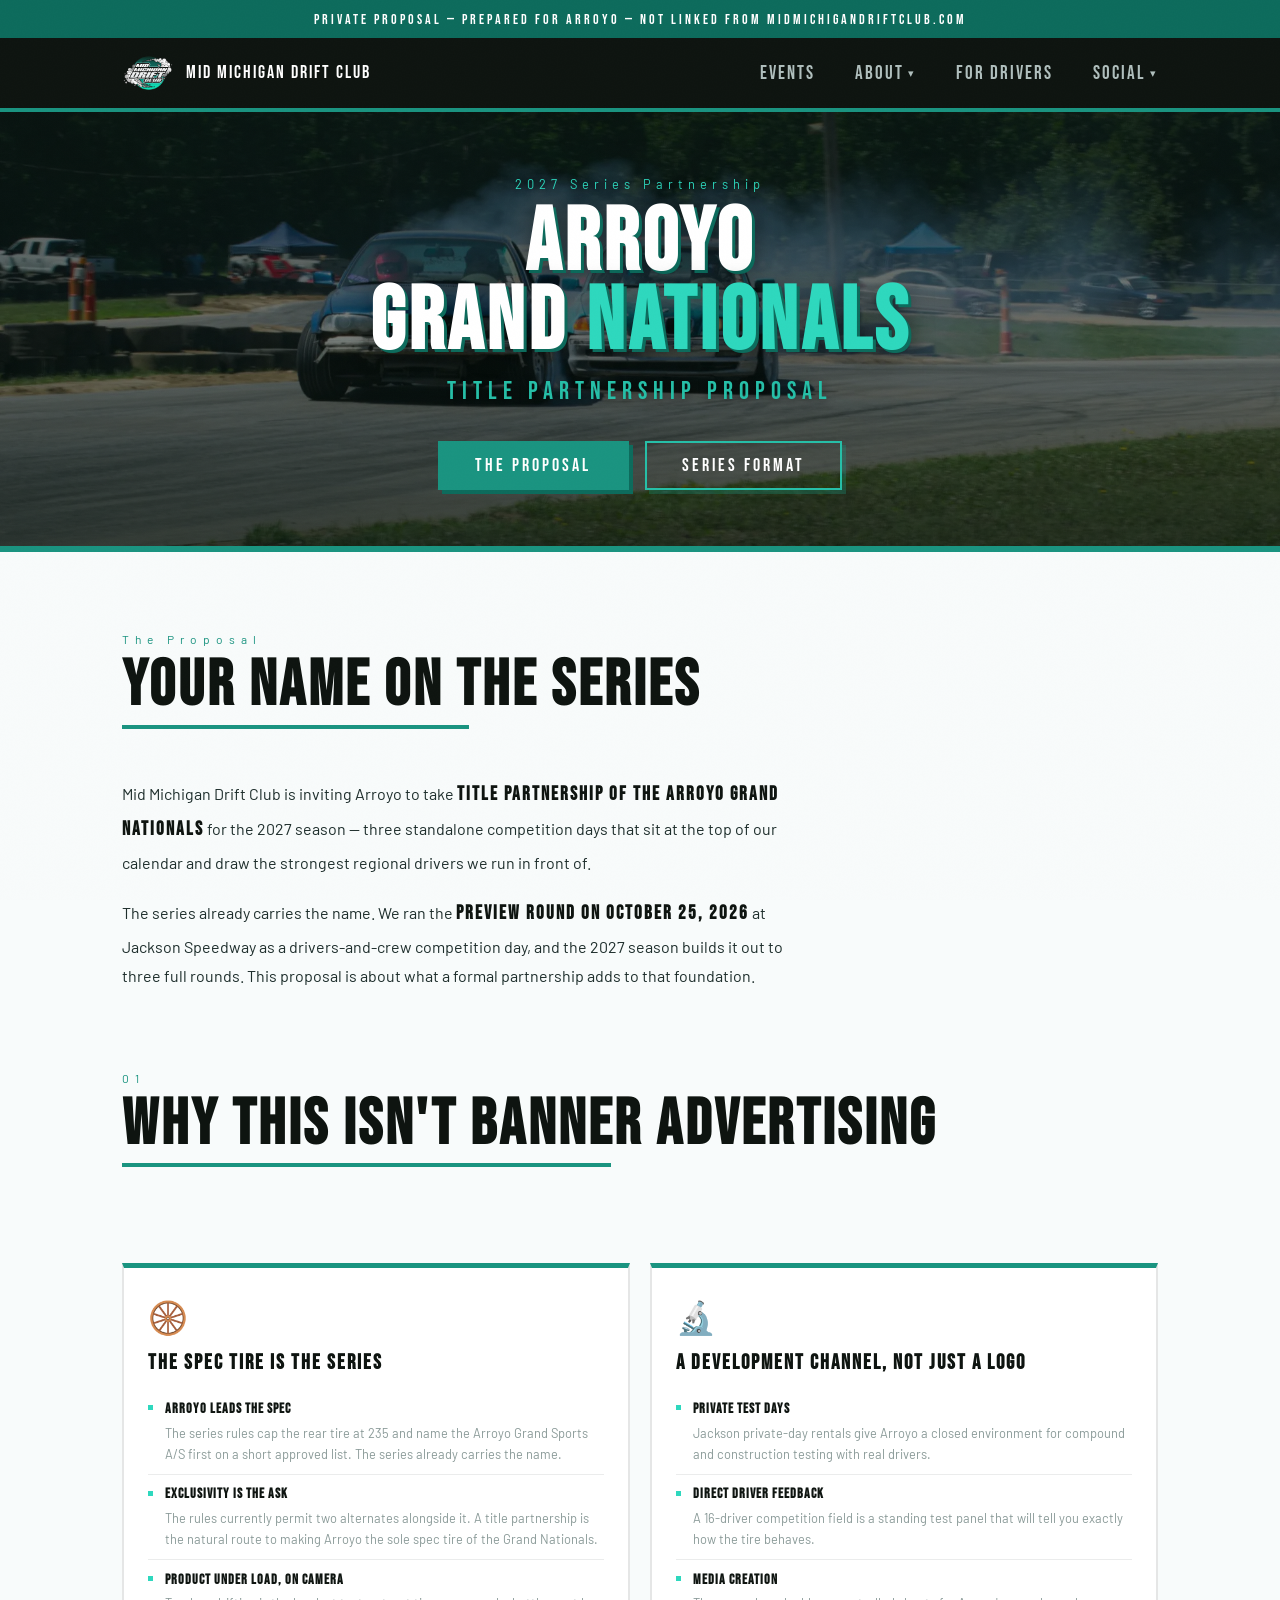
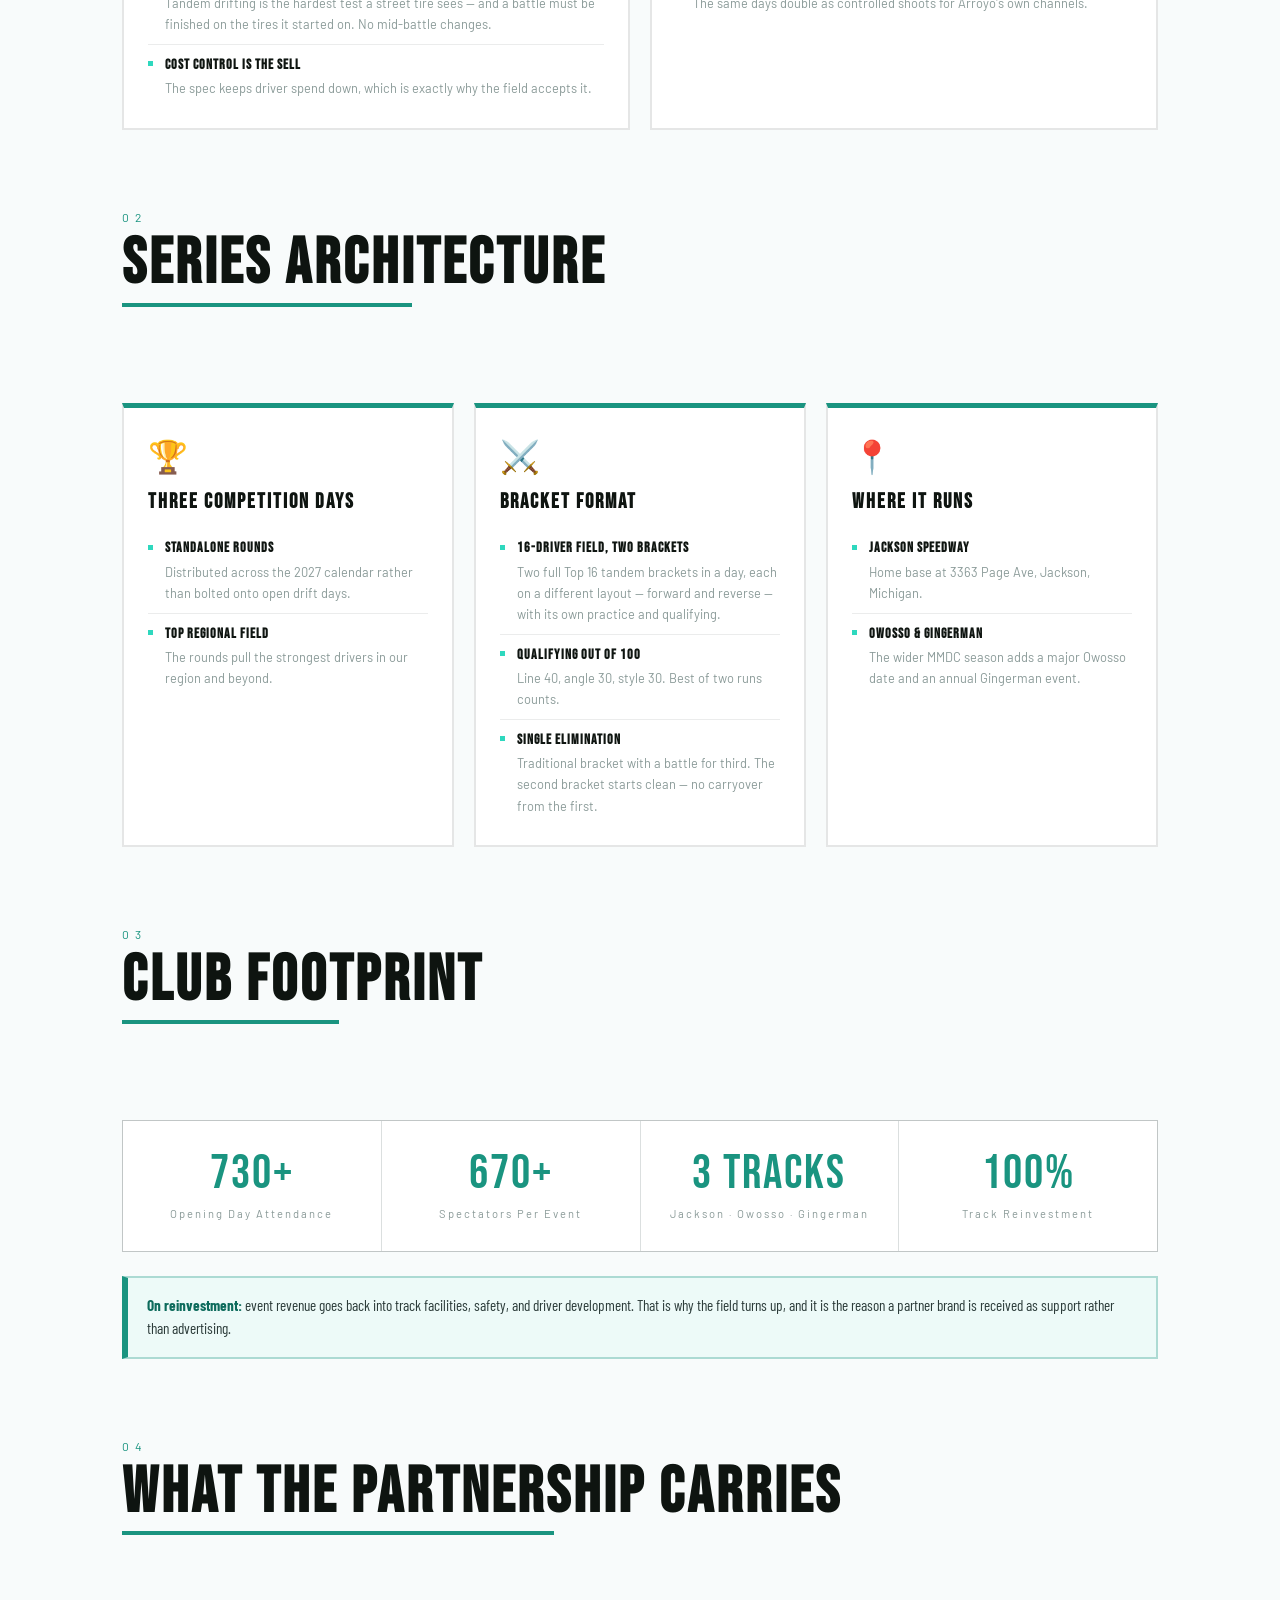
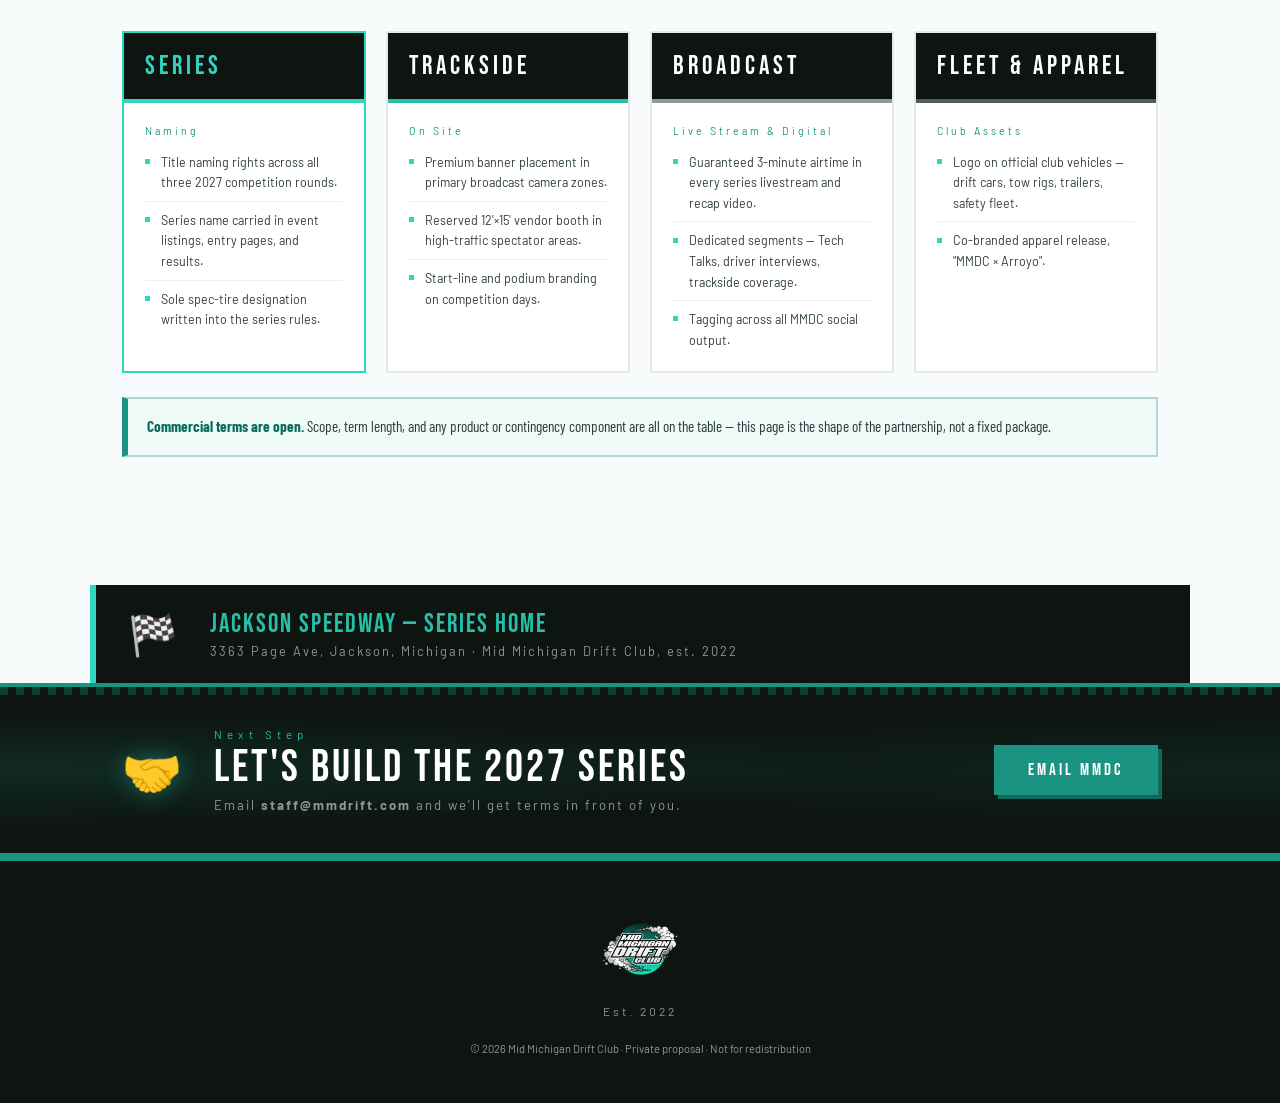
<file: partners/arroyo/index.html>
<!DOCTYPE html>
<html lang="en">
<head>
  <meta charset="UTF-8" />
  <meta name="viewport" content="width=device-width, initial-scale=1.0" />
  <meta name="theme-color" content="#0e1410" />
  <!-- Unlisted pitch page. Kept out of the sitemap and out of the site nav,
       and told not to index here rather than in robots.txt: a Disallow line
       would publish the path to anyone who reads it and still would not stop
       the URL being indexed. Do not link to this from a public page. -->
  <meta name="robots" content="noindex, nofollow, noarchive" />
  <link rel="icon" type="image/png" sizes="32x32" href="/favicon-32.png" />
  <link rel="icon" type="image/png" sizes="16x16" href="/favicon-16.png" />
  <link rel="apple-touch-icon" sizes="180x180" href="/apple-touch-icon.png" />
  <title>Arroyo Grand Nationals — 2027 Series Partnership | MMDC</title>
  <link rel="preconnect" href="https://fonts.googleapis.com">
  <link href="https://fonts.googleapis.com/css2?family=Bebas+Neue&family=Barlow:wght@400;500;600&family=Barlow+Condensed:wght@400;600;700&display=swap" rel="stylesheet">
  <link rel="stylesheet" href="/styles.css">
</head>
<body class="page-arroyo">

  <div class="private-flag">Private proposal — prepared for Arroyo — not linked from midmichigandriftclub.com</div>

  <header>
    <nav>
      <a class="nav-logo" href="/">
        <img src="/logo.webp" alt="Mid Michigan Drift Club Logo">
        <div class="nav-logo-text">
          <span class="main">Mid Michigan Drift Club</span>
        </div>
      </a>
      <ul class="nav-links">
        <li><a id="nav-events" href="/">Events</a></li>
        <li class="nav-dropdown align-left">
          <a class="nav-dropdown-trigger" role="button" aria-haspopup="true" aria-expanded="false" tabindex="0">About <span class="caret">&#9662;</span></a>
          <ul class="nav-dropdown-menu">
            <li><a id="nav-about" href="/about/">About MMDC</a></li>
            <li><a id="nav-partners" href="/partnerships/">Partners</a></li>
          </ul>
        </li>
        <li><a id="nav-drivers" href="/drivers/">For Drivers</a></li>
        <li class="nav-dropdown">
          <a class="nav-dropdown-trigger" role="button" aria-haspopup="true" aria-expanded="false" tabindex="0">Social <span class="caret">&#9662;</span></a>
          <ul class="nav-dropdown-menu">
            <li><a href="https://www.facebook.com/mmdc0/" target="_blank" rel="noopener">Facebook</a></li>
            <li><a href="https://www.instagram.com/midmichigandriftclub/" target="_blank" rel="noopener">Instagram</a></li>
            <li><a href="https://www.youtube.com/@MidMichiganDriftClub" target="_blank" rel="noopener">YouTube</a></li>
            <li><a href="https://discord.gg/YjmYq5kfDn" target="_blank" rel="noopener">Discord</a></li>
          </ul>
        </li>
      </ul>
    </nav>
  </header>

  <div class="page-header">
    <div class="page-header-bg"></div>
    <div class="page-header-overlay"></div>
    <p class="eyebrow">2027 Series Partnership</p>
    <h1>Arroyo<br>Grand <span>Nationals</span></h1>
    <p class="sub">Title Partnership Proposal</p>
    <div class="page-cta">
      <a href="#ask" class="btn btn-primary">The Proposal</a>
      <a href="#series" class="btn btn-outline">Series Format</a>
    </div>
  </div>

  <div class="section" id="ask">
    <p class="section-label">The Proposal</p>
    <h2 class="section-title">Your Name On The Series</h2>
    <div class="prose">
      <p>Mid Michigan Drift Club is inviting Arroyo to take <strong>title partnership of the Arroyo Grand Nationals</strong> for the 2027 season — three standalone competition days that sit at the top of our calendar and draw the strongest regional drivers we run in front of.</p>
      <p>The series already carries the name. We ran the <strong>preview round on October 25, 2026</strong> at Jackson Speedway as a drivers-and-crew competition day, and the 2027 season builds it out to three full rounds. This proposal is about what a formal partnership adds to that foundation.</p>
    </div>
  </div>

  <div class="section" style="padding-top:0">
    <p class="section-label">01</p>
    <h2 class="section-title">Why This Isn't Banner Advertising</h2>
    <div class="pillars cols-2">
      <div class="pillar">
        <div class="icon">🛞</div>
        <h3>The Spec Tire Is The Series</h3>
        <ul>
          <li><strong>Arroyo Leads The Spec</strong> The series rules cap the rear tire at 235 and name the Arroyo Grand Sports A/S first on a short approved list. The series already carries the name.</li>
          <li><strong>Exclusivity Is The Ask</strong> The rules currently permit two alternates alongside it. A title partnership is the natural route to making Arroyo the sole spec tire of the Grand Nationals.</li>
          <li><strong>Product Under Load, On Camera</strong> Tandem drifting is the hardest test a street tire sees — and a battle must be finished on the tires it started on. No mid-battle changes.</li>
          <li><strong>Cost Control Is The Sell</strong> The spec keeps driver spend down, which is exactly why the field accepts it.</li>
        </ul>
      </div>
      <div class="pillar">
        <div class="icon">🔬</div>
        <h3>A Development Channel, Not Just A Logo</h3>
        <ul>
          <li><strong>Private Test Days</strong> Jackson private-day rentals give Arroyo a closed environment for compound and construction testing with real drivers.</li>
          <li><strong>Direct Driver Feedback</strong> A 16-driver competition field is a standing test panel that will tell you exactly how the tire behaves.</li>
          <li><strong>Media Creation</strong> The same days double as controlled shoots for Arroyo's own channels.</li>
        </ul>
      </div>
    </div>
  </div>

  <div class="section" id="series" style="padding-top:0">
    <p class="section-label">02</p>
    <h2 class="section-title">Series Architecture</h2>
    <div class="pillars">
      <div class="pillar">
        <div class="icon">🏆</div>
        <h3>Three Competition Days</h3>
        <ul>
          <li><strong>Standalone Rounds</strong> Distributed across the 2027 calendar rather than bolted onto open drift days.</li>
          <li><strong>Top Regional Field</strong> The rounds pull the strongest drivers in our region and beyond.</li>
        </ul>
      </div>
      <div class="pillar">
        <div class="icon">⚔️</div>
        <h3>Bracket Format</h3>
        <ul>
          <li><strong>16-Driver Field, Two Brackets</strong> Two full Top 16 tandem brackets in a day, each on a different layout — forward and reverse — with its own practice and qualifying.</li>
          <li><strong>Qualifying Out Of 100</strong> Line 40, angle 30, style 30. Best of two runs counts.</li>
          <li><strong>Single Elimination</strong> Traditional bracket with a battle for third. The second bracket starts clean — no carryover from the first.</li>
        </ul>
      </div>
      <div class="pillar">
        <div class="icon">📍</div>
        <h3>Where It Runs</h3>
        <ul>
          <li><strong>Jackson Speedway</strong> Home base at 3363 Page Ave, Jackson, Michigan.</li>
          <li><strong>Owosso &amp; Gingerman</strong> The wider MMDC season adds a major Owosso date and an annual Gingerman event.</li>
        </ul>
      </div>
    </div>
  </div>

  <div class="section" style="padding-top:0">
    <p class="section-label">03</p>
    <h2 class="section-title">Club Footprint</h2>
    <div class="stats-row">
      <div class="stat-card">
        <div class="stat-num">730+</div>
        <div class="stat-lbl">Opening Day Attendance</div>
      </div>
      <div class="stat-card">
        <div class="stat-num">670+</div>
        <div class="stat-lbl">Spectators Per Event</div>
      </div>
      <div class="stat-card">
        <div class="stat-num">3 Tracks</div>
        <div class="stat-lbl">Jackson · Owosso · Gingerman</div>
      </div>
      <div class="stat-card">
        <div class="stat-num">100%</div>
        <div class="stat-lbl">Track Reinvestment</div>
      </div>
    </div>
    <div class="note-box">
      <strong>On reinvestment:</strong> event revenue goes back into track facilities, safety, and driver development. That is why the field turns up, and it is the reason a partner brand is received as support rather than advertising.
    </div>
  </div>

  <div class="section" style="padding-top:0">
    <p class="section-label">04</p>
    <h2 class="section-title">What The Partnership Carries</h2>
    <div class="tier-grid">
      <div class="tier platinum">
        <div class="tier-head"><span class="tier-name">Series</span></div>
        <div class="tier-body">
          <div>
            <div class="tier-group-label">Naming</div>
            <ul>
              <li>Title naming rights across all three 2027 competition rounds.</li>
              <li>Series name carried in event listings, entry pages, and results.</li>
              <li>Sole spec-tire designation written into the series rules.</li>
            </ul>
          </div>
        </div>
      </div>
      <div class="tier gold">
        <div class="tier-head"><span class="tier-name">Trackside</span></div>
        <div class="tier-body">
          <div>
            <div class="tier-group-label">On Site</div>
            <ul>
              <li>Premium banner placement in primary broadcast camera zones.</li>
              <li>Reserved 12'×15' vendor booth in high-traffic spectator areas.</li>
              <li>Start-line and podium branding on competition days.</li>
            </ul>
          </div>
        </div>
      </div>
      <div class="tier silver">
        <div class="tier-head"><span class="tier-name">Broadcast</span></div>
        <div class="tier-body">
          <div>
            <div class="tier-group-label">Live Stream &amp; Digital</div>
            <ul>
              <li>Guaranteed 3-minute airtime in every series livestream and recap video.</li>
              <li>Dedicated segments — Tech Talks, driver interviews, trackside coverage.</li>
              <li>Tagging across all MMDC social output.</li>
            </ul>
          </div>
        </div>
      </div>
      <div class="tier bronze">
        <div class="tier-head"><span class="tier-name">Fleet &amp; Apparel</span></div>
        <div class="tier-body">
          <div>
            <div class="tier-group-label">Club Assets</div>
            <ul>
              <li>Logo on official club vehicles — drift cars, tow rigs, trailers, safety fleet.</li>
              <li>Co-branded apparel release, "MMDC × Arroyo".</li>
            </ul>
          </div>
        </div>
      </div>
    </div>
    <div class="note-box">
      <strong>Commercial terms are open.</strong> Scope, term length, and any product or contingency component are all on the table — this page is the shape of the partnership, not a fixed package.
    </div>
  </div>

  <div class="venue-callout" style="max-width:1100px;margin-left:auto;margin-right:auto">
    <div class="icon">🏁</div>
    <div>
      <div class="venue-name">Jackson Speedway — Series Home</div>
      <div class="venue-addr">3363 Page Ave, Jackson, Michigan · Mid Michigan Drift Club, est. 2022</div>
    </div>
  </div>

  <div class="season-banner">
    <div class="season-banner-inner">
      <div class="season-icon">🤝</div>
      <div class="season-text">
        <div class="season-label">Next Step</div>
        <div class="season-title">Let's Build The 2027 Series</div>
        <div class="season-sub">Email <strong>staff@mmdrift.com</strong> and we'll get terms in front of you.</div>
      </div>
      <a href="mailto:staff@mmdrift.com?subject=Arroyo%20Grand%20Nationals%20%E2%80%94%202027%20Series%20Partnership" class="btn-season">Email MMDC</a>
    </div>
  </div>

  <footer>
    <a href="/"><img src="/logo.webp" alt="Mid Michigan Drift Club" class="footer-logo-img"></a>
    <p class="footer-tagline">Est. 2022</p>
    <p class="footer-copy">&copy; 2026 Mid Michigan Drift Club · Private proposal · Not for redistribution</p>
  </footer>

  <script src="/main.js"></script>
</body>
</html>
</file>
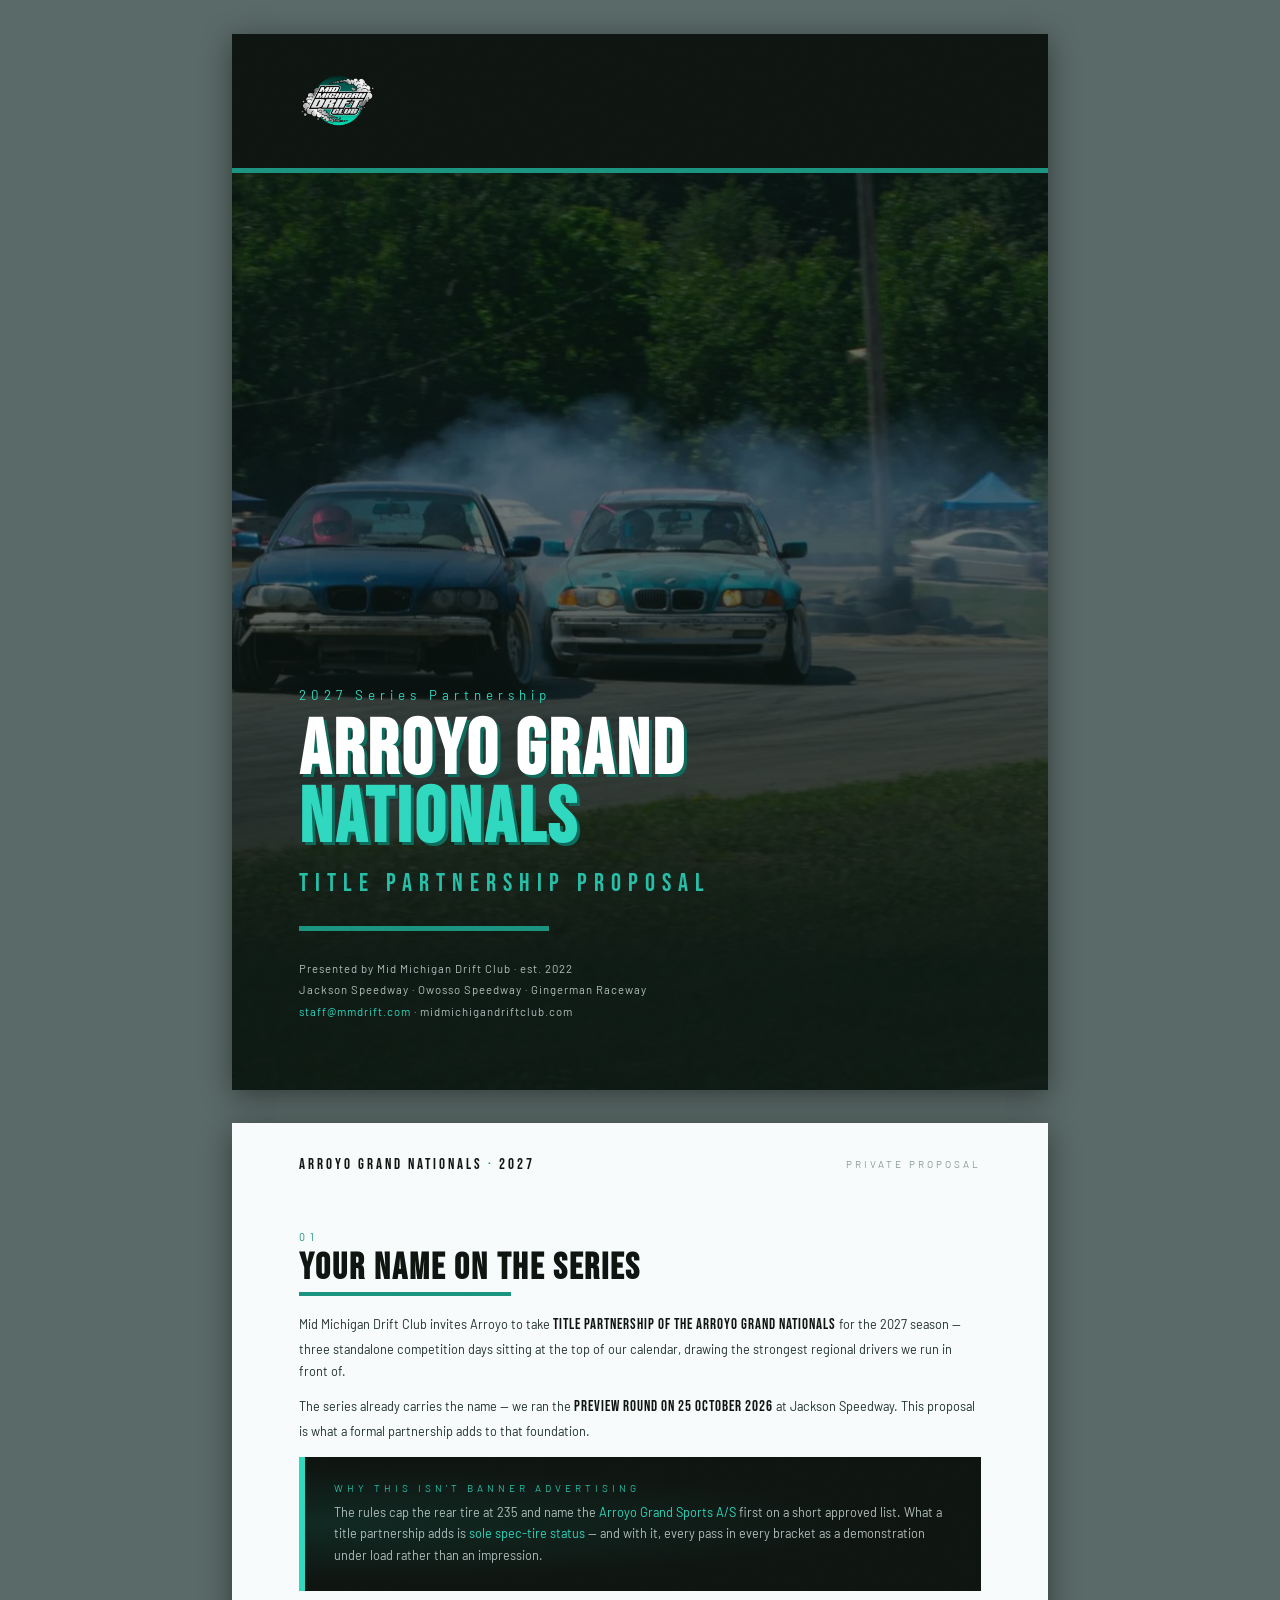
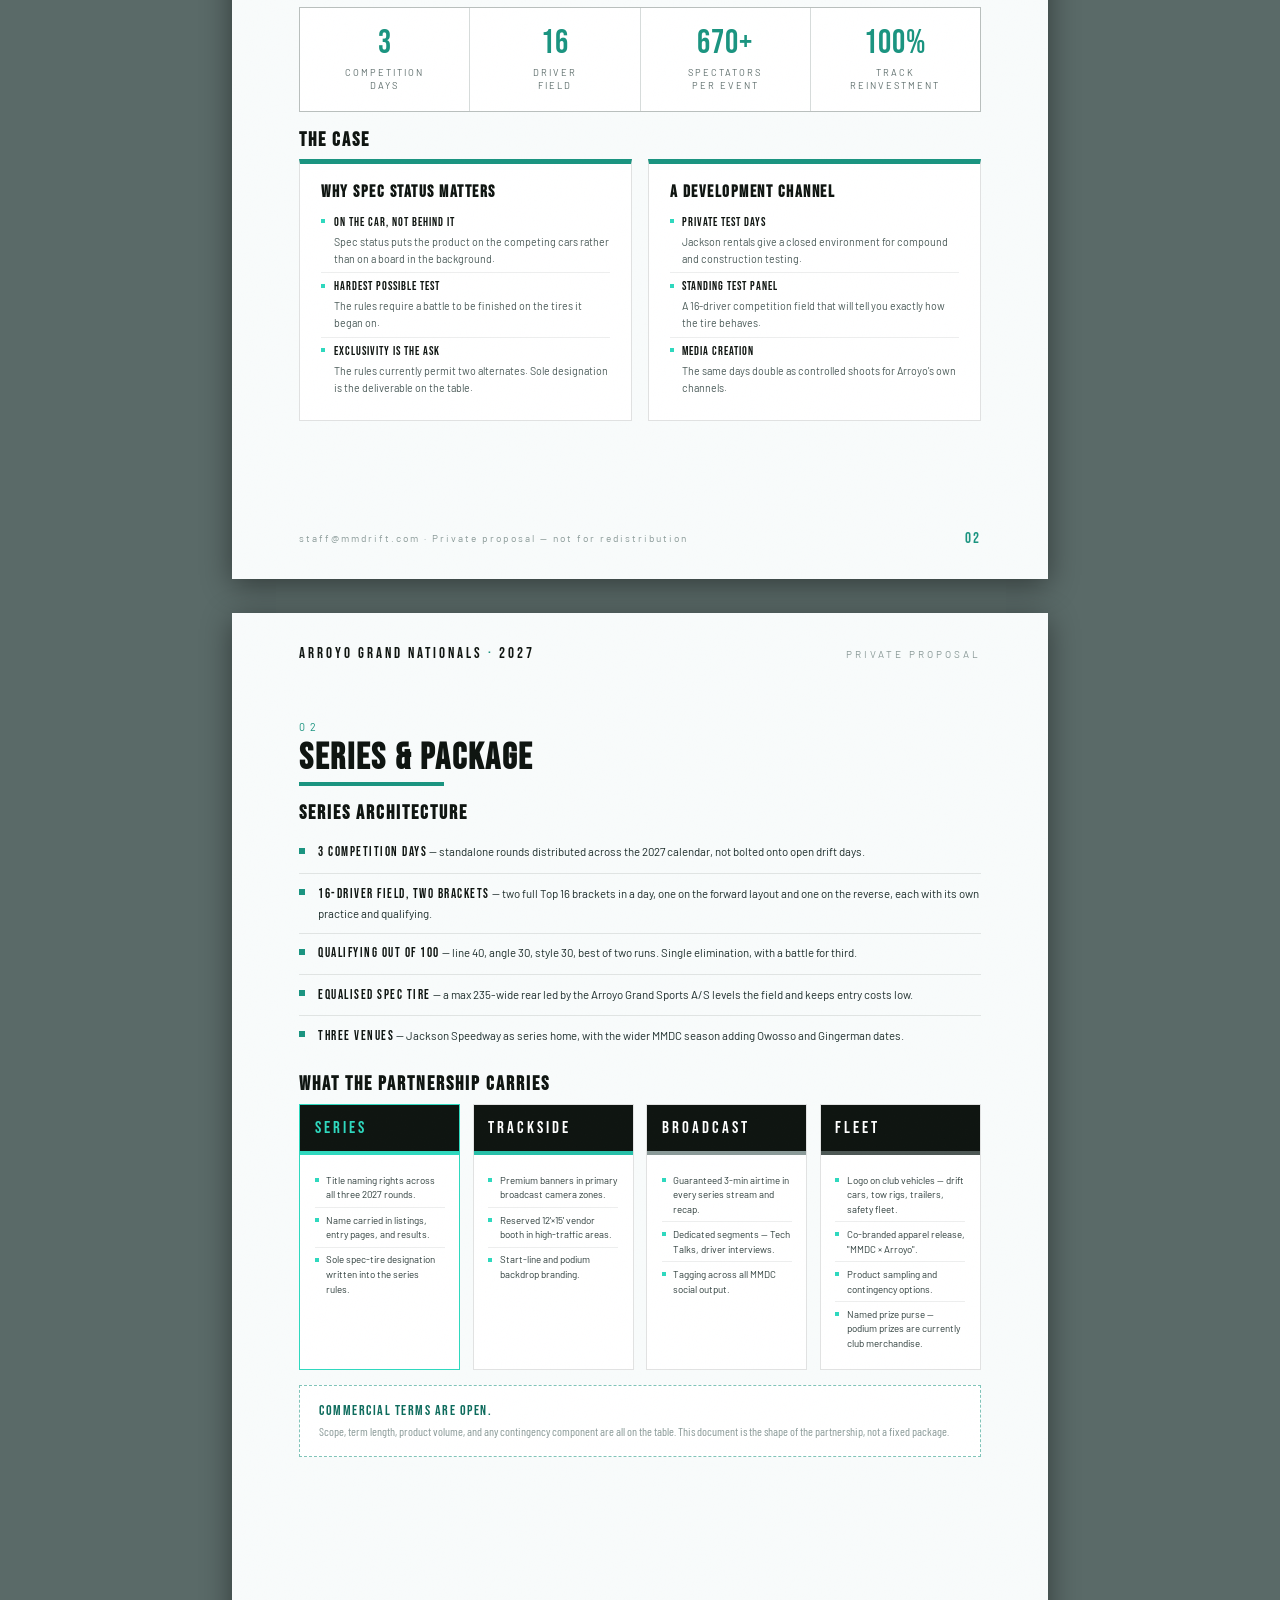
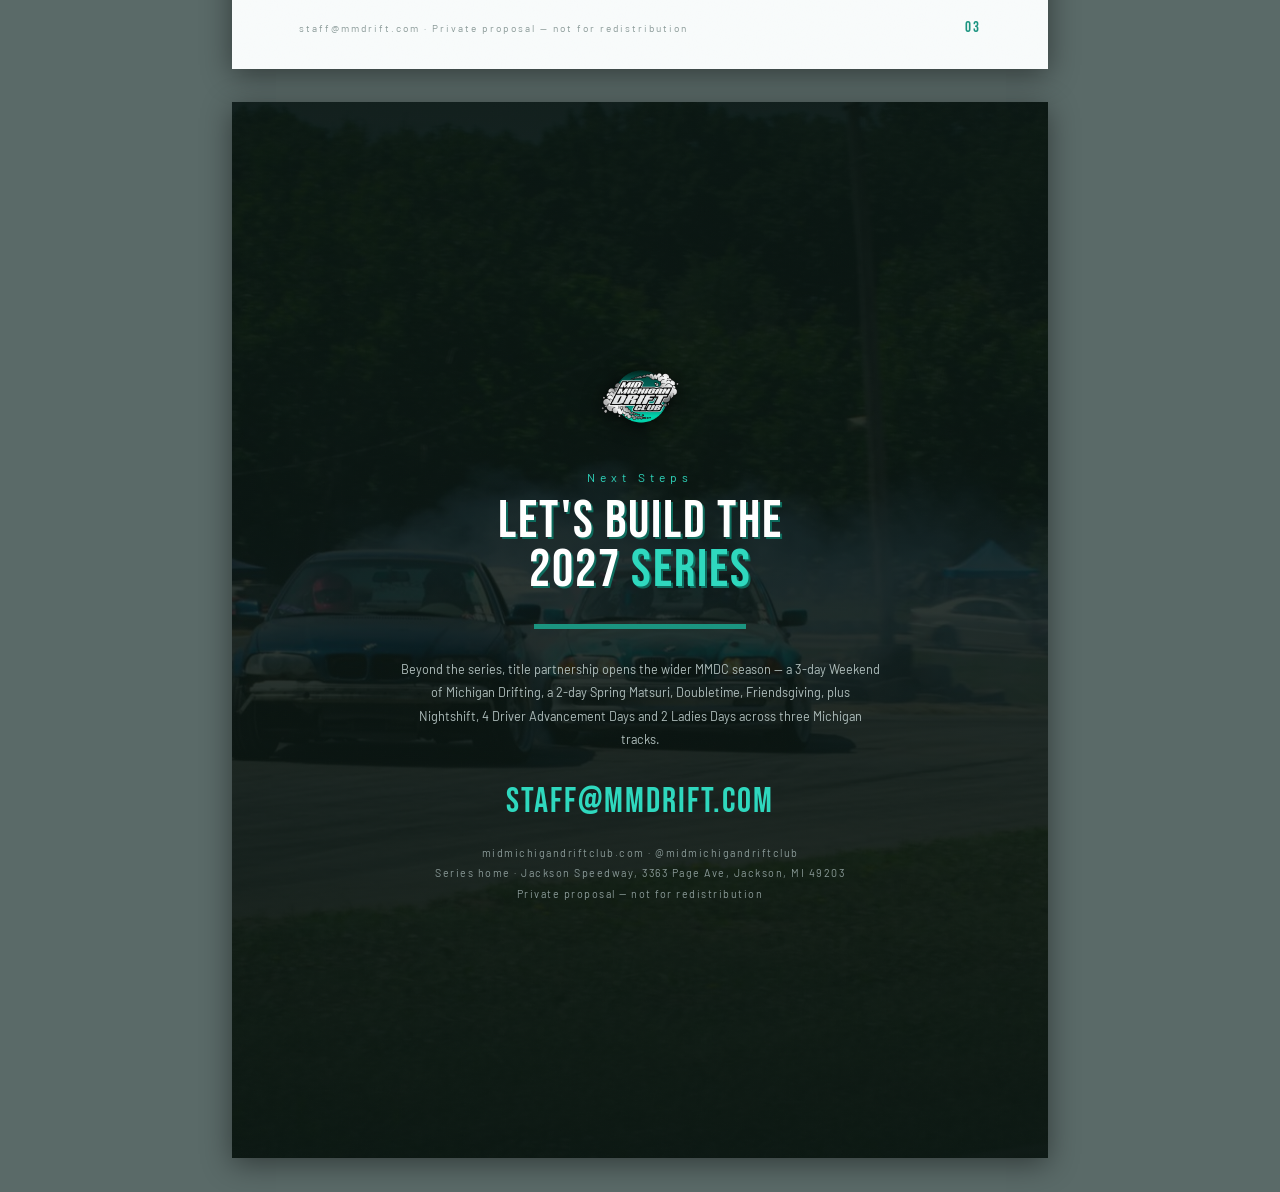
<file: docs/arroyo-grand-nationals-proposal.html>
<!DOCTYPE html>
<html lang="en">
<head>
<meta charset="UTF-8" />
<meta name="robots" content="noindex, nofollow" />
<title>Arroyo Grand Nationals — 2027 Series Partnership</title>
<link rel="preconnect" href="https://fonts.googleapis.com">
<link href="https://fonts.googleapis.com/css2?family=Bebas+Neue&family=Barlow:wght@400;500;600&family=Barlow+Condensed:wght@400;600;700&display=swap" rel="stylesheet">
<link rel="stylesheet" href="print.css">
</head>
<body>

<!-- ============ 1. COVER ============ -->
<section class="sheet cover">
  <div class="cover-bg" style="background-image:url('assets/hero-arroyo.jpg');background-position:center 58%"></div>
  <div class="cover-shade"></div>
  <div class="cover-topbar"><img class="cover-logo" src="assets/logo.png" alt="Mid Michigan Drift Club"></div>
  <div class="cover-inner">
    <div class="cover-body">
      <p class="cover-eyebrow">2027 Series Partnership</p>
      <h1 class="cover-title">Arroyo Grand<br><span>Nationals</span></h1>
      <p class="cover-sub">Title Partnership Proposal</p>
      <div class="cover-rule"></div>
      <p class="cover-meta">
        Presented by Mid Michigan Drift Club · est. 2022<br>
        Jackson Speedway · Owosso Speedway · Gingerman Raceway<br>
        <strong>staff@mmdrift.com</strong> · midmichigandriftclub.com
      </p>
    </div>
  </div>
</section>

<!-- ============ 2. THE CASE ============ -->
<section class="sheet">
  <div class="doc-head">
    <div class="mark">ARROYO GRAND NATIONALS <span>·</span> 2027</div>
    <div class="tag">PRIVATE PROPOSAL</div>
  </div>
  <div class="pad grow">
    <p class="eyebrow">01</p>
    <h2 class="sec">Your Name On The Series</h2>
    <div class="stack-sm">
      <p class="lead">Mid Michigan Drift Club invites Arroyo to take <strong>title partnership of the Arroyo Grand Nationals</strong> for the 2027 season — three standalone competition days sitting at the top of our calendar, drawing the strongest regional drivers we run in front of.</p>
      <p class="lead">The series already carries the name — we ran the <strong>preview round on 25 October 2026</strong> at Jackson Speedway. This proposal is what a formal partnership adds to that foundation.</p>
    </div>

    <div class="stack-sm mission">
      <div class="lbl">WHY THIS ISN'T BANNER ADVERTISING</div>
      <p>The rules cap the rear tire at 235 and name the <strong>Arroyo Grand Sports A/S</strong> first on a short approved list. What a title partnership adds is <strong>sole spec-tire status</strong> — and with it, every pass in every bracket as a demonstration under load rather than an impression.</p>
    </div>

    <div class="stack-sm">
      <div class="stats">
        <div class="stat"><div class="n">3</div><div class="l">COMPETITION<br>DAYS</div></div>
        <div class="stat"><div class="n">16</div><div class="l">DRIVER<br>FIELD</div></div>
        <div class="stat"><div class="n">670+</div><div class="l">SPECTATORS<br>PER EVENT</div></div>
        <div class="stat"><div class="n">100%</div><div class="l">TRACK<br>REINVESTMENT</div></div>
      </div>
    </div>

    <div class="stack-sm">
      <h3 class="sub">The Case</h3>
      <div class="grid g2">
        <div class="card">
          <h4>Why Spec Status Matters</h4>
          <ul>
            <li><strong>On The Car, Not Behind It</strong> Spec status puts the product on the competing cars rather than on a board in the background.</li>
            <li><strong>Hardest Possible Test</strong> The rules require a battle to be finished on the tires it began on.</li>
            <li><strong>Exclusivity Is The Ask</strong> The rules currently permit two alternates. Sole designation is the deliverable on the table.</li>
          </ul>
        </div>
        <div class="card">
          <h4>A Development Channel</h4>
          <ul>
            <li><strong>Private Test Days</strong> Jackson rentals give a closed environment for compound and construction testing.</li>
            <li><strong>Standing Test Panel</strong> A 16-driver competition field that will tell you exactly how the tire behaves.</li>
            <li><strong>Media Creation</strong> The same days double as controlled shoots for Arroyo's own channels.</li>
          </ul>
        </div>
      </div>
    </div>
  </div>
  <div class="doc-foot"><span>staff@mmdrift.com · Private proposal — not for redistribution</span><span class="pg">02</span></div>
</section>

<!-- ============ 3. ARCHITECTURE + WHAT IT CARRIES ============ -->
<section class="sheet">
  <div class="doc-head">
    <div class="mark">ARROYO GRAND NATIONALS <span>·</span> 2027</div>
    <div class="tag">PRIVATE PROPOSAL</div>
  </div>
  <div class="pad grow">
    <p class="eyebrow">02</p>
    <h2 class="sec">Series &amp; Package</h2>

    <div class="stack-sm">
      <h3 class="sub">Series Architecture</h3>
      <ul class="items">
        <li><strong>3 Competition Days</strong> — standalone rounds distributed across the 2027 calendar, not bolted onto open drift days.</li>
        <li><strong>16-Driver Field, Two Brackets</strong> — two full Top 16 brackets in a day, one on the forward layout and one on the reverse, each with its own practice and qualifying.</li>
        <li><strong>Qualifying Out Of 100</strong> — line 40, angle 30, style 30, best of two runs. Single elimination, with a battle for third.</li>
        <li><strong>Equalised Spec Tire</strong> — a max 235-wide rear led by the Arroyo Grand Sports A/S levels the field and keeps entry costs low.</li>
        <li><strong>Three Venues</strong> — Jackson Speedway as series home, with the wider MMDC season adding Owosso and Gingerman dates.</li>
      </ul>
    </div>

    <div class="stack-sm">
      <h3 class="sub">What The Partnership Carries</h3>
      <div class="tiers">
        <div class="tier t4">
          <div class="th"><span class="tn">SERIES</span></div>
          <div class="tb"><ul>
            <li>Title naming rights across all three 2027 rounds.</li>
            <li>Name carried in listings, entry pages, and results.</li>
            <li>Sole spec-tire designation written into the series rules.</li>
          </ul></div>
        </div>
        <div class="tier t3">
          <div class="th"><span class="tn">TRACKSIDE</span></div>
          <div class="tb"><ul>
            <li>Premium banners in primary broadcast camera zones.</li>
            <li>Reserved 12'×15' vendor booth in high-traffic areas.</li>
            <li>Start-line and podium backdrop branding.</li>
          </ul></div>
        </div>
        <div class="tier t2">
          <div class="th"><span class="tn">BROADCAST</span></div>
          <div class="tb"><ul>
            <li>Guaranteed 3-min airtime in every series stream and recap.</li>
            <li>Dedicated segments — Tech Talks, driver interviews.</li>
            <li>Tagging across all MMDC social output.</li>
          </ul></div>
        </div>
        <div class="tier t1">
          <div class="th"><span class="tn">FLEET</span></div>
          <div class="tb"><ul>
            <li>Logo on club vehicles — drift cars, tow rigs, trailers, safety fleet.</li>
            <li>Co-branded apparel release, "MMDC × Arroyo".</li>
            <li>Product sampling and contingency options.</li>
            <li>Named prize purse — podium prizes are currently club merchandise.</li>
          </ul></div>
        </div>
      </div>
    </div>

    <div class="stack-sm fill">
      <b>COMMERCIAL TERMS ARE OPEN.</b><br>
      Scope, term length, product volume, and any contingency component are all on the table. This document is the shape of the partnership, not a fixed package.
    </div>
  </div>
  <div class="doc-foot"><span>staff@mmdrift.com · Private proposal — not for redistribution</span><span class="pg">03</span></div>
</section>

<!-- ============ 4. BACK COVER ============ -->
<section class="sheet backcover">
  <div class="back-bg" style="background-image:url('assets/hero-arroyo.jpg')"></div>
  <div class="back-shade"></div>
  <div class="back-inner">
    <img class="back-logo" src="assets/logo.png" alt="Mid Michigan Drift Club">
    <p class="back-eyebrow">Next Steps</p>
    <div class="back-title">Let's Build The<br>2027 <span>Series</span></div>
    <div class="back-rule"></div>
    <p class="back-line">Beyond the series, title partnership opens the wider MMDC season — a 3-day Weekend of Michigan Drifting, a 2-day Spring Matsuri, Doubletime, Friendsgiving, plus Nightshift, 4 Driver Advancement Days and 2 Ladies Days across three Michigan tracks.</p>
    <div class="back-mail">staff@mmdrift.com</div>
    <p class="back-meta">
      midmichigandriftclub.com · @midmichigandriftclub<br>
      Series home · Jackson Speedway, 3363 Page Ave, Jackson, MI 49203<br>
      Private proposal — not for redistribution
    </p>
  </div>
</section>

</body>
</html>
</file>
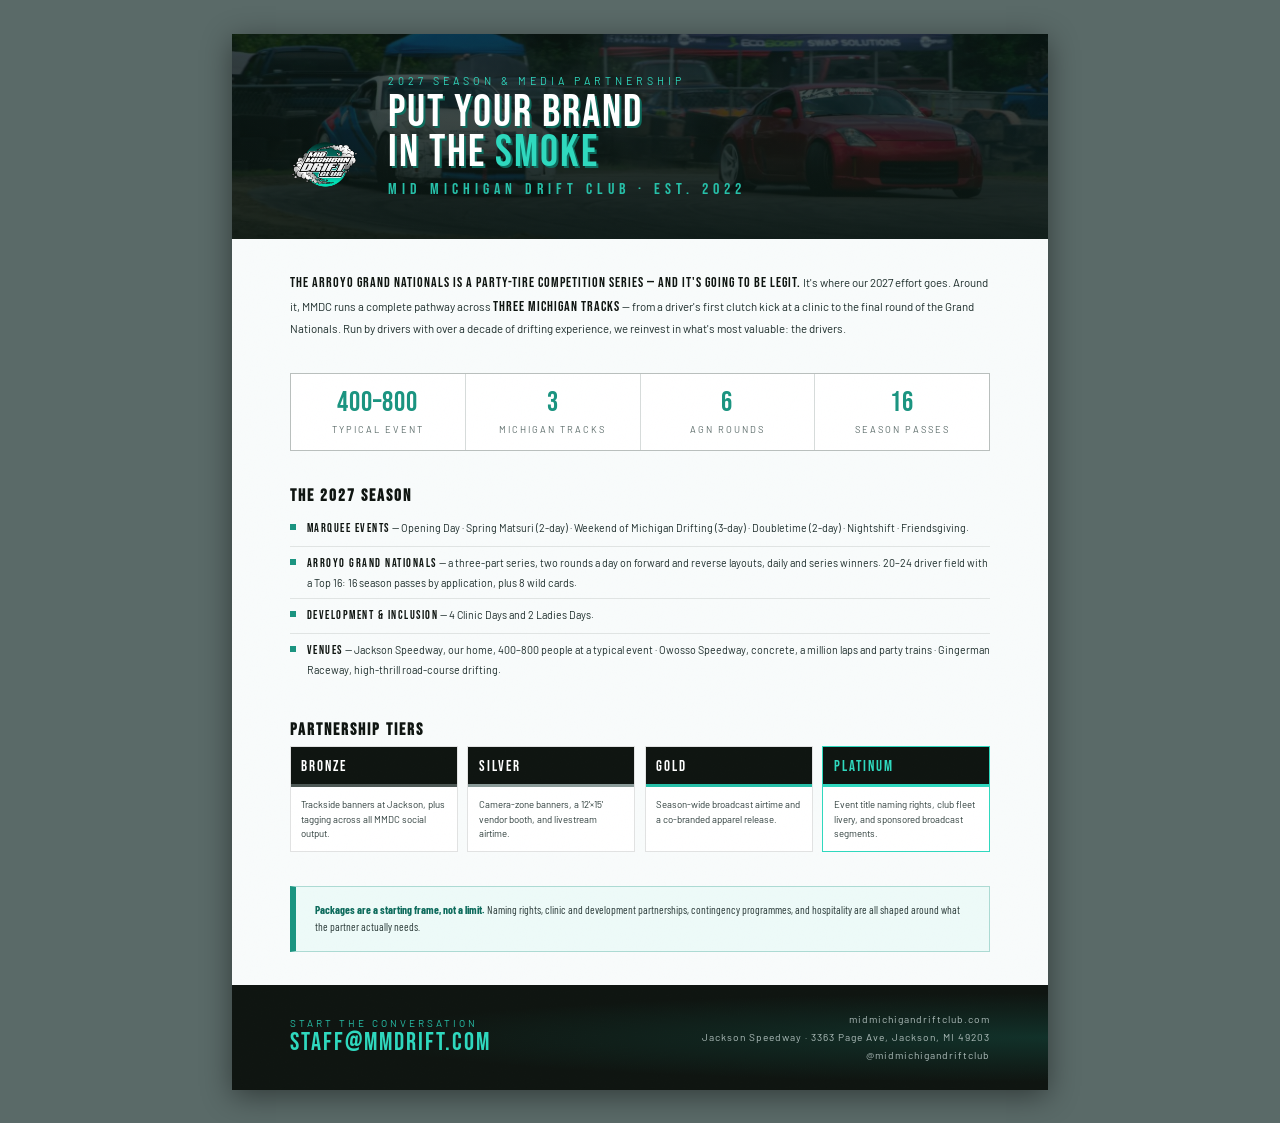
<file: docs/one-pager.html>
<!DOCTYPE html>
<html lang="en">
<head>
<meta charset="UTF-8" />
<meta name="robots" content="noindex, nofollow" />
<title>MMDC — Partnership One-Pager</title>
<link rel="preconnect" href="https://fonts.googleapis.com">
<link href="https://fonts.googleapis.com/css2?family=Bebas+Neue&family=Barlow:wght@400;500;600&family=Barlow+Condensed:wght@400;600;700&display=swap" rel="stylesheet">
<link rel="stylesheet" href="print.css">
<style>
  /* The leave-behind is one sheet and has to stay one sheet, so it runs a
     tighter scale than the prospectus rather than reusing it wholesale. */
  .op-band{position:relative;background:var(--black);overflow:hidden;flex-shrink:0}
  .op-bg{position:absolute;inset:0;background-image:url('assets/hero-partnerships.jpg');background-size:cover;background-position:center 52%}
  .op-shade{position:absolute;inset:0;background:linear-gradient(to bottom,rgba(10,22,18,0.70) 0%,rgba(10,22,18,0.92) 100%)}
  .op-inner{position:relative;z-index:4;padding:0.42in 0.6in;display:flex;align-items:flex-end;gap:0.3in}
  .op-logo{height:0.72in;width:auto;mix-blend-mode:lighten;filter:brightness(1.05);flex-shrink:0}
  .op-eyebrow{font-family:'Barlow',sans-serif;font-size:8pt;letter-spacing:4px;color:var(--teal-bright);margin-bottom:0.06in}
  .op-title{font-family:'Bebas Neue',sans-serif;font-size:34pt;line-height:0.9;letter-spacing:2px;color:var(--white);text-shadow:2px 2px 0 var(--teal-dark)}
  .op-title span{color:var(--teal-bright)}
  .op-sub{font-family:'Bebas Neue',sans-serif;font-size:12pt;letter-spacing:5px;color:var(--teal-light);margin-top:0.06in}
  .op-body{padding:0.34in 0.6in;flex:1;display:flex;flex-direction:column;gap:0.17in;justify-content:space-between}
  .op-body .card p{font-size:7.6pt}
  .op-body .card h4{font-size:11.5pt}
  .op-body .items li{font-size:8pt;padding:0.075in 0 0.075in 0.18in}
  .op-body .items li::before{top:0.13in}
  .op-body .stat .n{font-size:21pt}
  .op-body .stat{padding:0.15in 0.08in}
  .op-body h3.sub{font-size:13pt;margin-bottom:0.06in}
  .op-tiers{display:grid;grid-template-columns:repeat(4,1fr);gap:0.1in}
  .op-tier{border:1.5px solid rgba(10,22,18,0.12);background:var(--white)}
  .op-tier .h{background:var(--black);padding:0.09in 0.11in;border-bottom:3px solid var(--teal)}
  .op-tier .h span{font-family:'Bebas Neue',sans-serif;font-size:11pt;letter-spacing:2px;color:var(--white)}
  .op-tier.a .h{border-bottom-color:rgba(138,154,152,0.5)}
  .op-tier.b .h{border-bottom-color:var(--smoke)}
  .op-tier.c .h{border-bottom-color:var(--teal-light)}
  .op-tier.d{border-color:var(--teal-bright)}
  .op-tier.d .h{border-bottom-color:var(--teal-bright)}
  .op-tier.d .h span{color:var(--teal-bright)}
  .op-tier p{font-family:'Barlow',sans-serif;font-size:7.2pt;line-height:1.55;color:#2d3d3b;padding:0.1in 0.11in}
  .op-foot{background:var(--black);padding:0.26in 0.6in;display:flex;align-items:center;justify-content:space-between;gap:0.2in;flex-shrink:0;position:relative;overflow:hidden}
  .op-foot::before{content:'';position:absolute;inset:0;background:radial-gradient(ellipse at 100% 50%,rgba(26,148,128,0.22) 0%,transparent 60%)}
  .op-foot .l{position:relative;font-family:'Barlow',sans-serif;font-size:7.5pt;letter-spacing:3px;color:var(--teal-light)}
  .op-foot .big{position:relative;font-family:'Bebas Neue',sans-serif;font-size:19pt;letter-spacing:2px;color:var(--teal-bright);line-height:1.1}
  .op-foot .r{position:relative;text-align:right;font-family:'Barlow',sans-serif;font-size:7.6pt;line-height:1.8;color:var(--smoke-light);letter-spacing:1px}
</style>
</head>
<body>

<section class="sheet">
  <div class="op-band">
    <div class="op-bg"></div><div class="op-shade"></div>
    <div class="op-inner">
      <img class="op-logo" src="assets/logo.png" alt="Mid Michigan Drift Club">
      <div>
        <p class="op-eyebrow">2027 SEASON &amp; MEDIA PARTNERSHIP</p>
        <div class="op-title">Put Your Brand<br>In The <span>Smoke</span></div>
        <div class="op-sub">MID MICHIGAN DRIFT CLUB · EST. 2022</div>
      </div>
    </div>
  </div>

  <div class="op-body">
    <div>
      <p class="lead" style="font-size:8.6pt"><strong>The Arroyo Grand Nationals is a party-tire competition series — and it's going to be legit.</strong> It's where our 2027 effort goes. Around it, MMDC runs a complete pathway across <strong>three Michigan tracks</strong> — from a driver's first clutch kick at a clinic to the final round of the Grand Nationals. Run by drivers with over a decade of drifting experience, we reinvest in what's most valuable: the drivers.</p>
    </div>

    <div class="stats">
      <div class="stat"><div class="n">400–800</div><div class="l">TYPICAL EVENT</div></div>
      <div class="stat"><div class="n">3</div><div class="l">MICHIGAN TRACKS</div></div>
      <div class="stat"><div class="n">6</div><div class="l">AGN ROUNDS</div></div>
      <div class="stat"><div class="n">16</div><div class="l">SEASON PASSES</div></div>
    </div>

    <div>
      <h3 class="sub">The 2027 Season</h3>
      <ul class="items">
        <li><strong>Marquee Events</strong> — Opening Day · Spring Matsuri (2-day) · Weekend of Michigan Drifting (3-day) · Doubletime (2-day) · Nightshift · Friendsgiving.</li>
        <li><strong>Arroyo Grand Nationals</strong> — a three-part series, two rounds a day on forward and reverse layouts, daily and series winners. 20–24 driver field with a Top 16: 16 season passes by application, plus 8 wild cards.</li>
        <li><strong>Development &amp; Inclusion</strong> — 4 Clinic Days and 2 Ladies Days.</li>
        <li><strong>Venues</strong> — Jackson Speedway, our home, 400–800 people at a typical event · Owosso Speedway, concrete, a million laps and party trains · Gingerman Raceway, high-thrill road-course drifting.</li>
      </ul>
    </div>

    <div>
      <h3 class="sub">Partnership Tiers</h3>
      <div class="op-tiers">
        <div class="op-tier a"><div class="h"><span>BRONZE</span></div><p>Trackside banners at Jackson, plus tagging across all MMDC social output.</p></div>
        <div class="op-tier b"><div class="h"><span>SILVER</span></div><p>Camera-zone banners, a 12'×15' vendor booth, and livestream airtime.</p></div>
        <div class="op-tier c"><div class="h"><span>GOLD</span></div><p>Season-wide broadcast airtime and a co-branded apparel release.</p></div>
        <div class="op-tier d"><div class="h"><span>PLATINUM</span></div><p>Event title naming rights, club fleet livery, and sponsored broadcast segments.</p></div>
      </div>
    </div>

    <div class="note" style="font-size:8.4pt">
      <strong>Packages are a starting frame, not a limit.</strong> Naming rights, clinic and development partnerships, contingency programmes, and hospitality are all shaped around what the partner actually needs.
    </div>
  </div>

  <div class="op-foot">
    <div>
      <div class="l">START THE CONVERSATION</div>
      <div class="big">staff@mmdrift.com</div>
    </div>
    <div class="r">
      midmichigandriftclub.com<br>
      Jackson Speedway · 3363 Page Ave, Jackson, MI 49203<br>
      @midmichigandriftclub
    </div>
  </div>
</section>

</body>
</html>
</file>
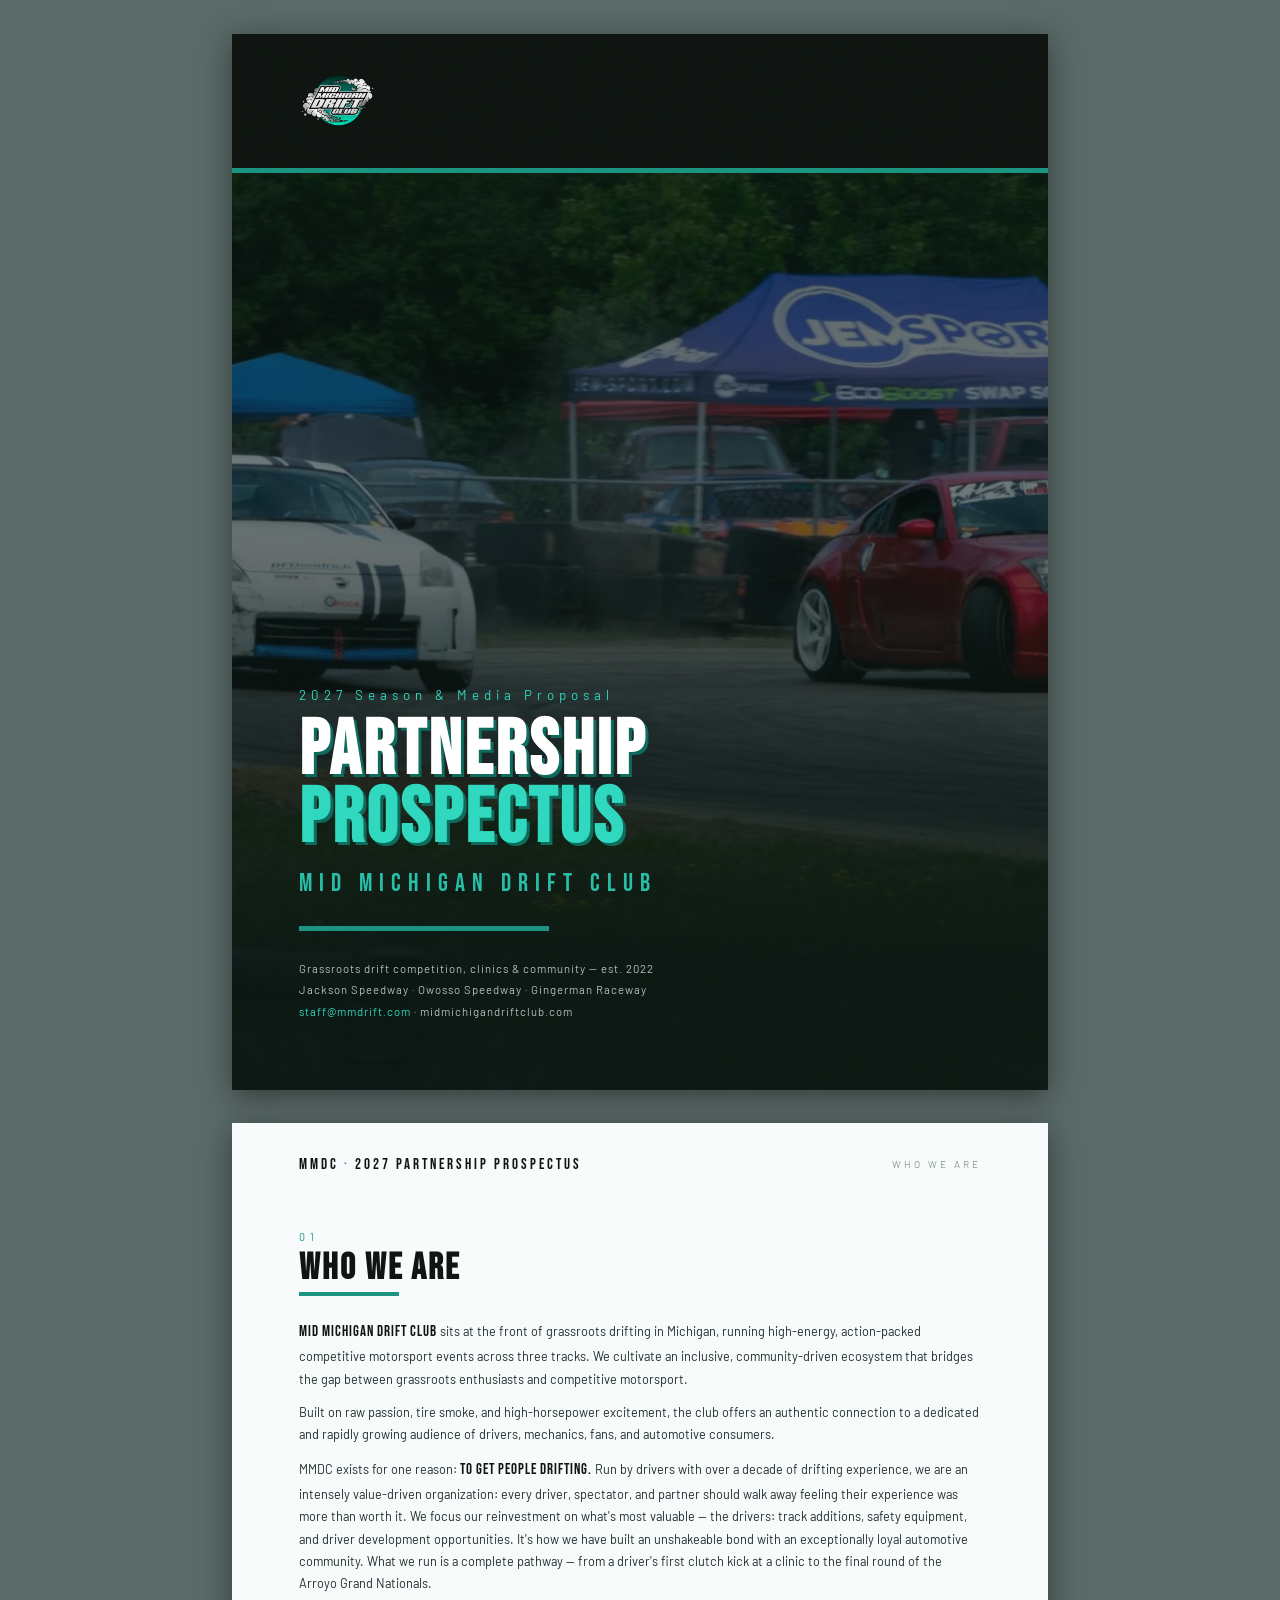
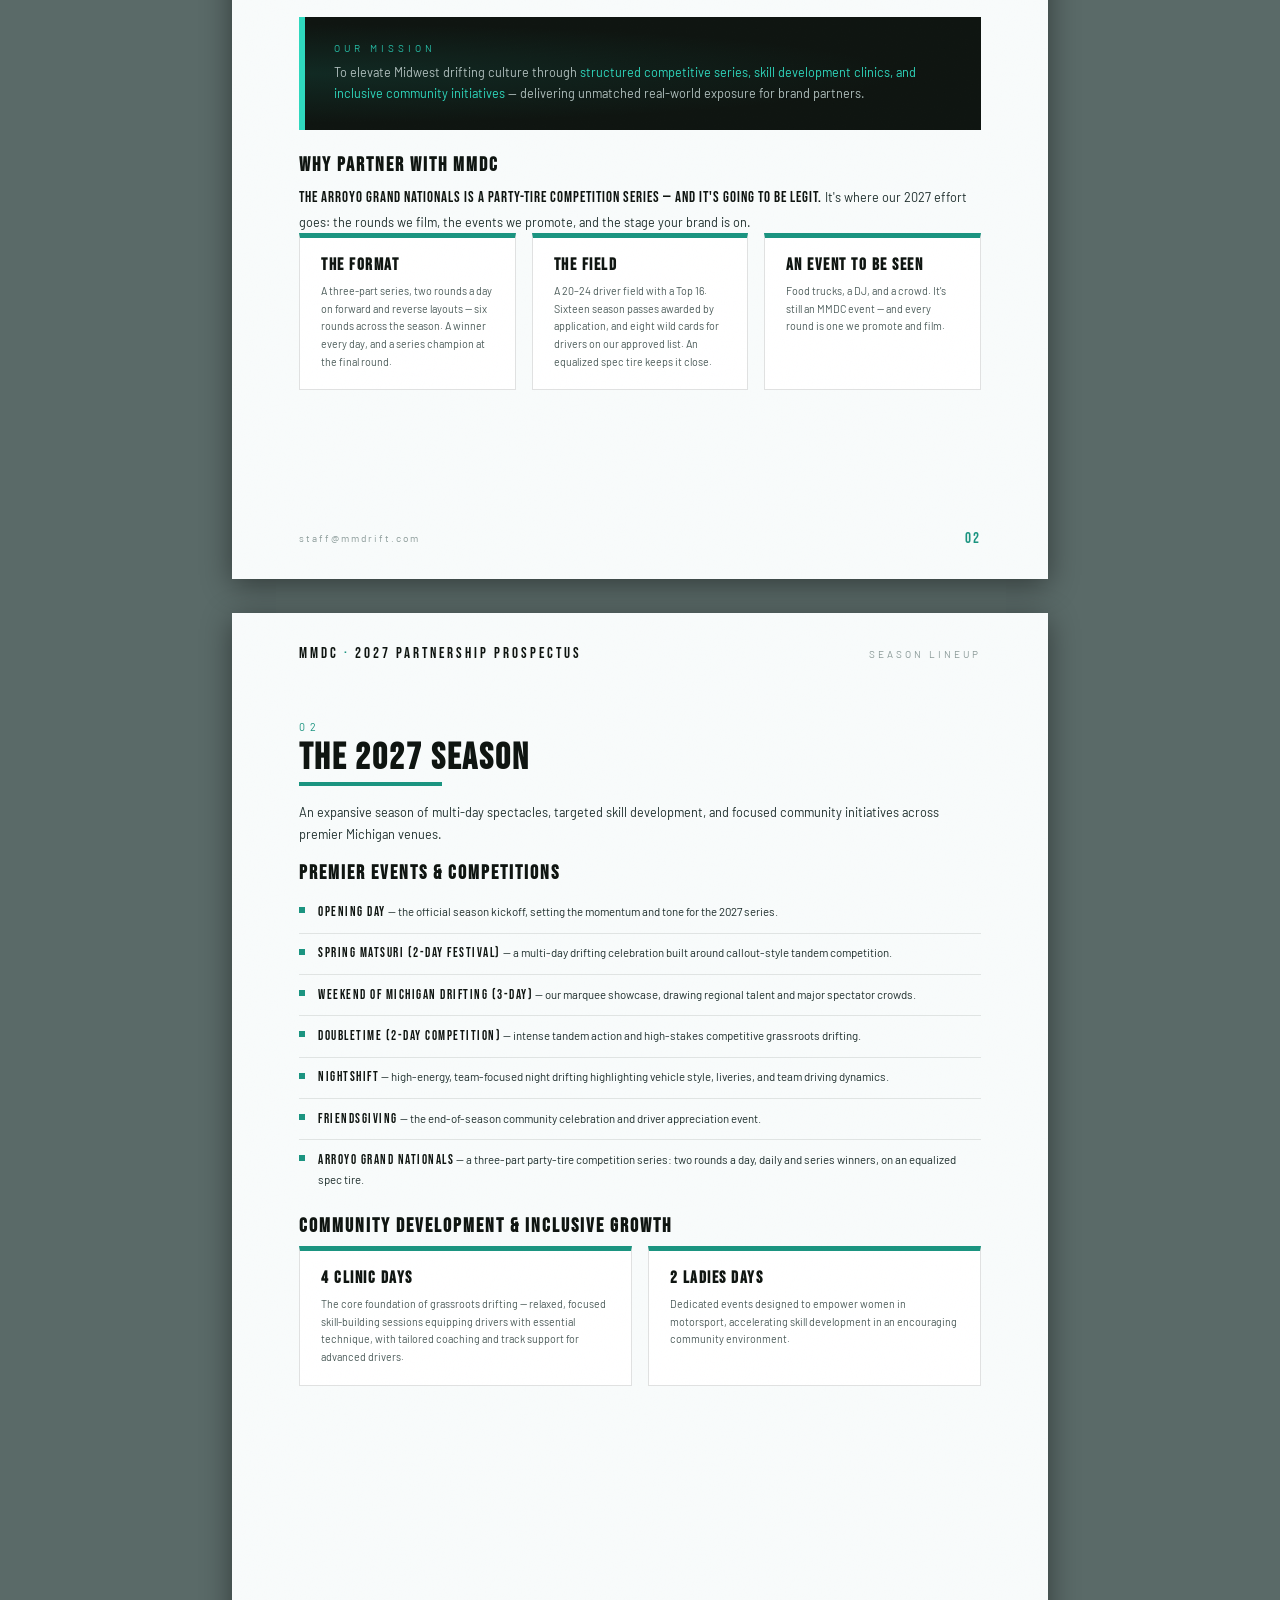
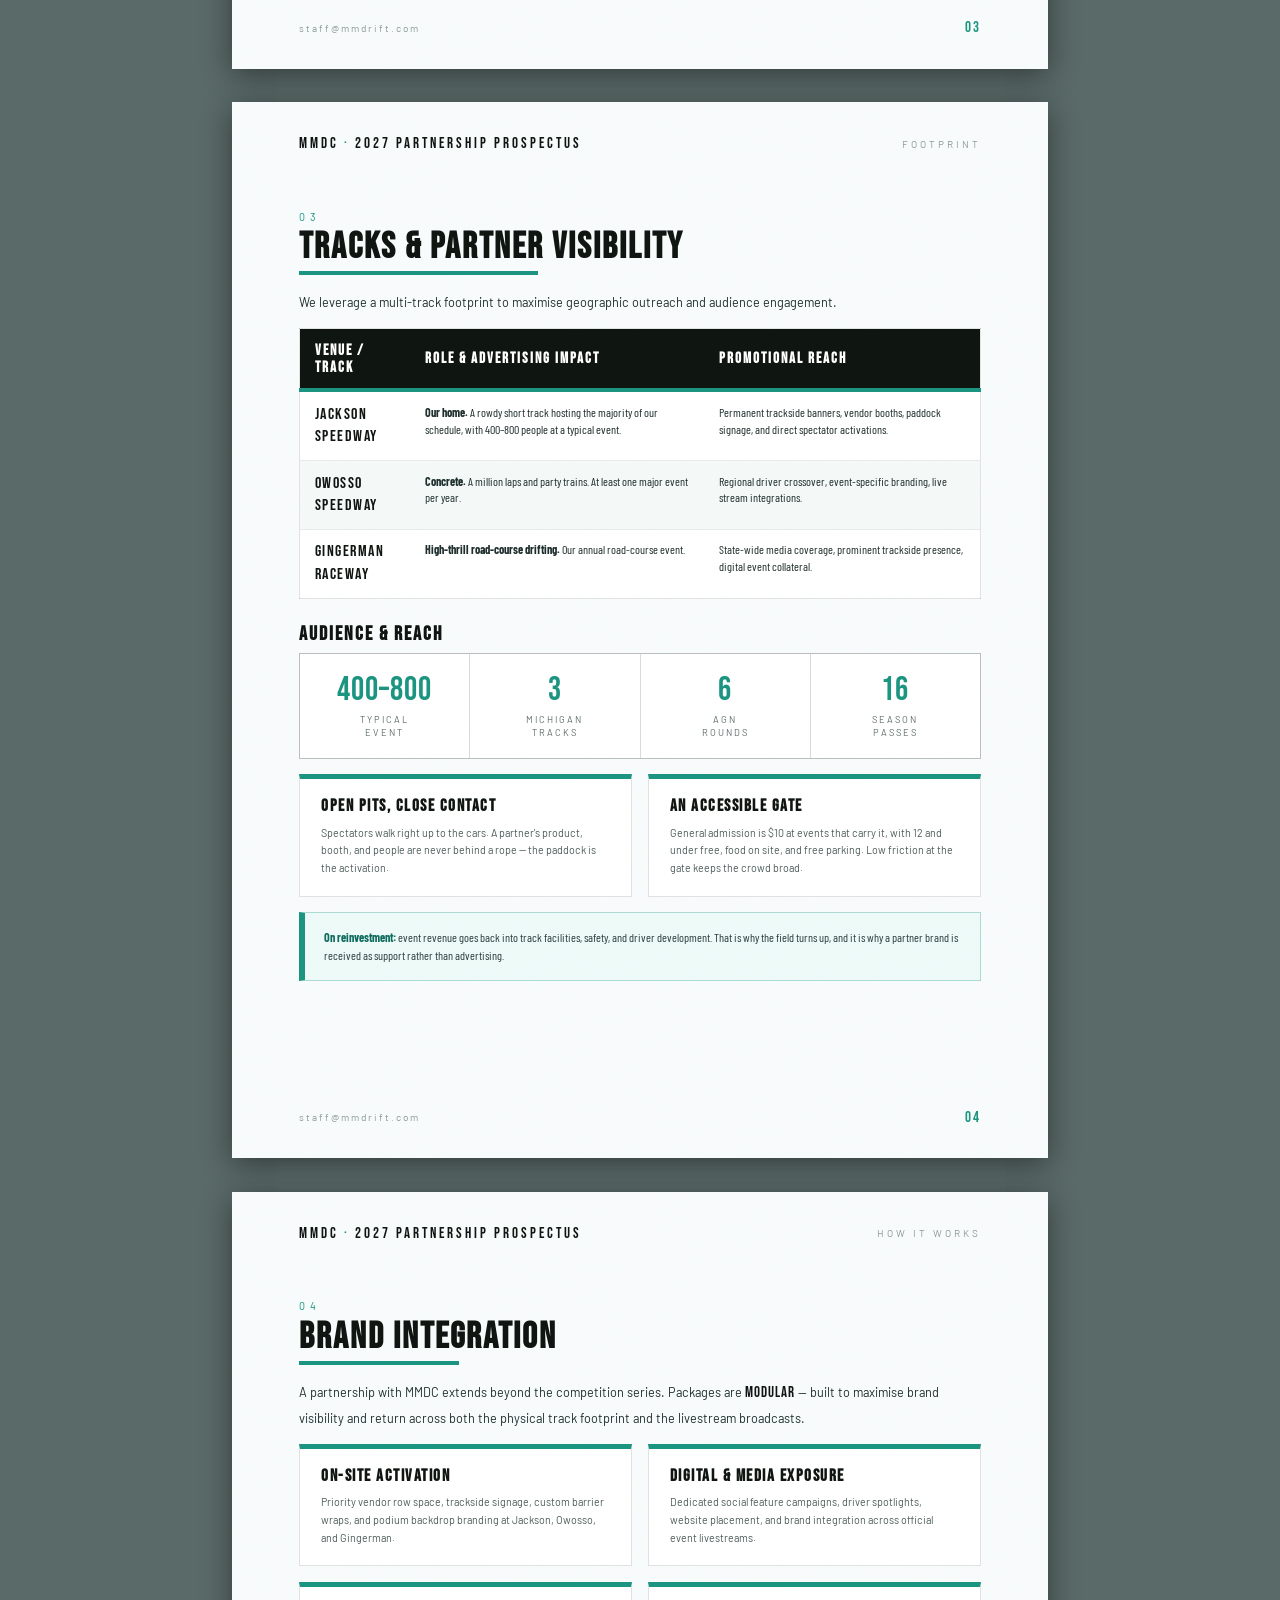
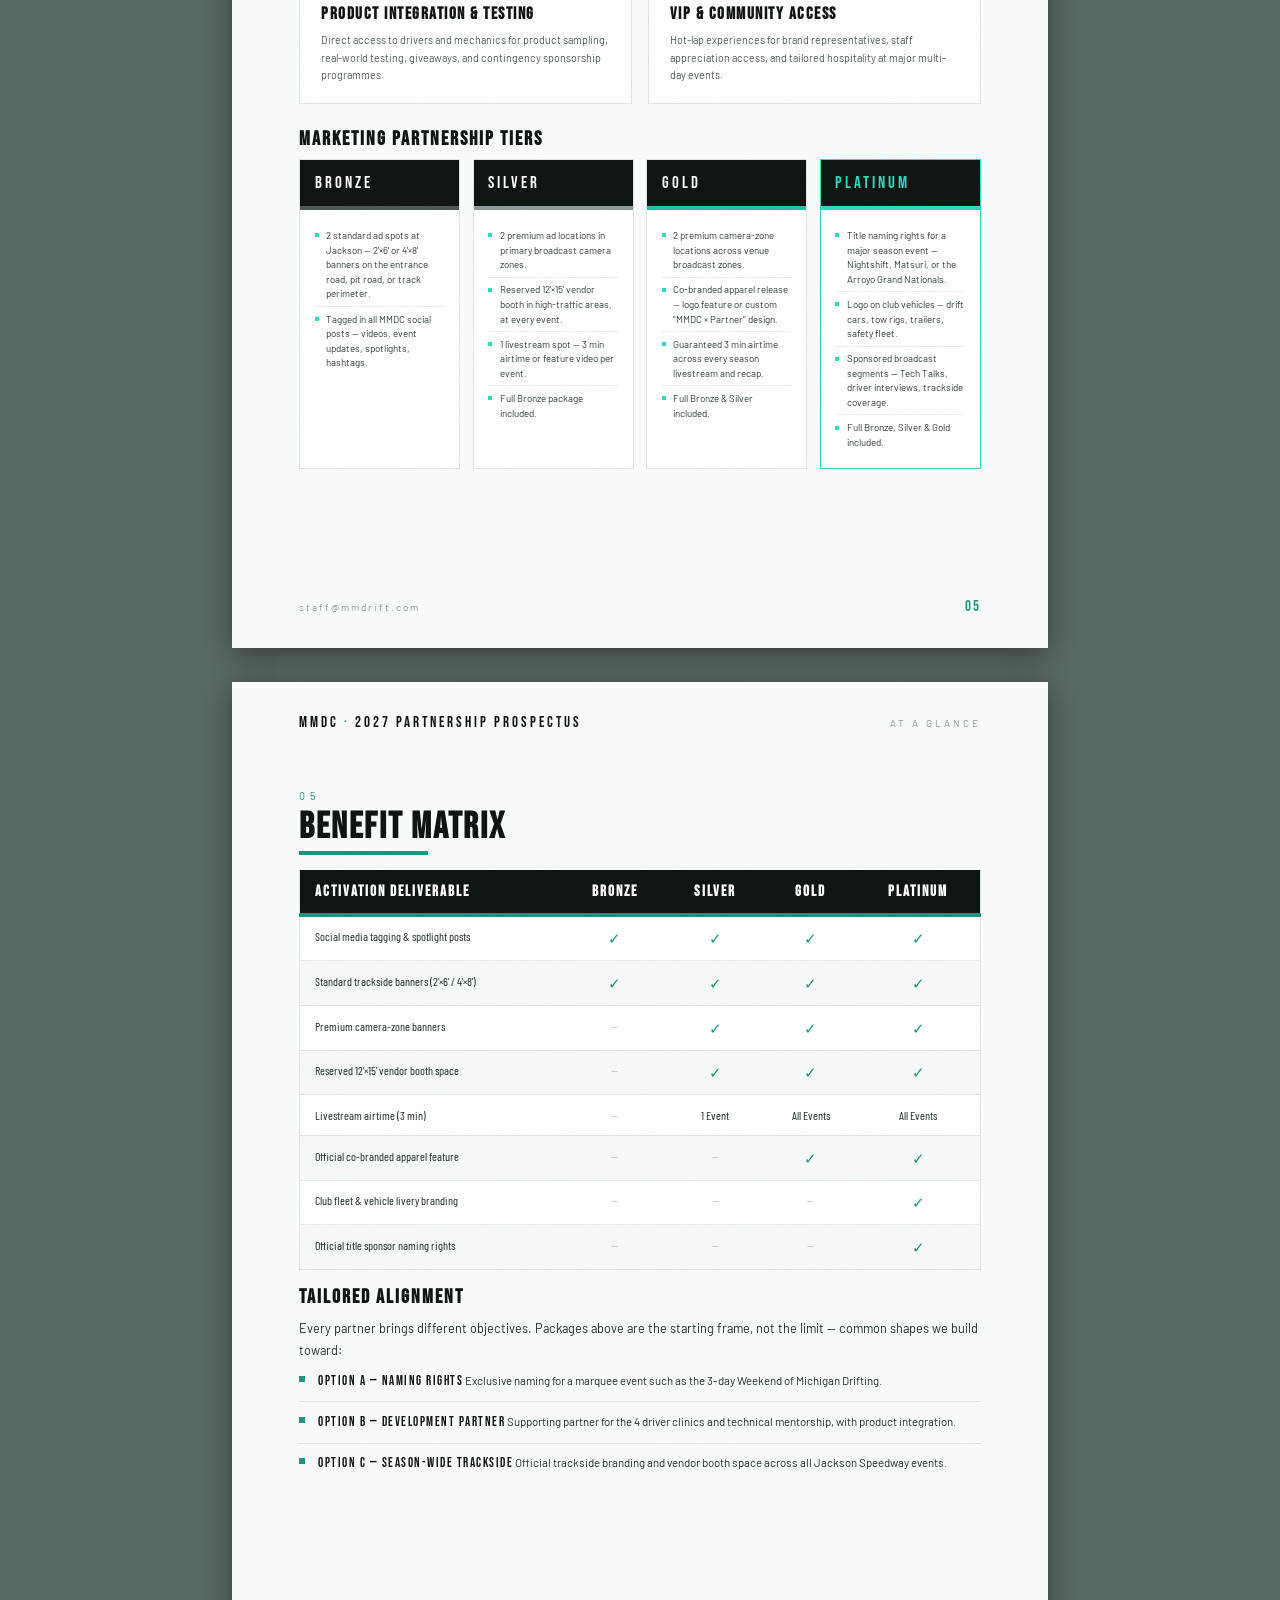
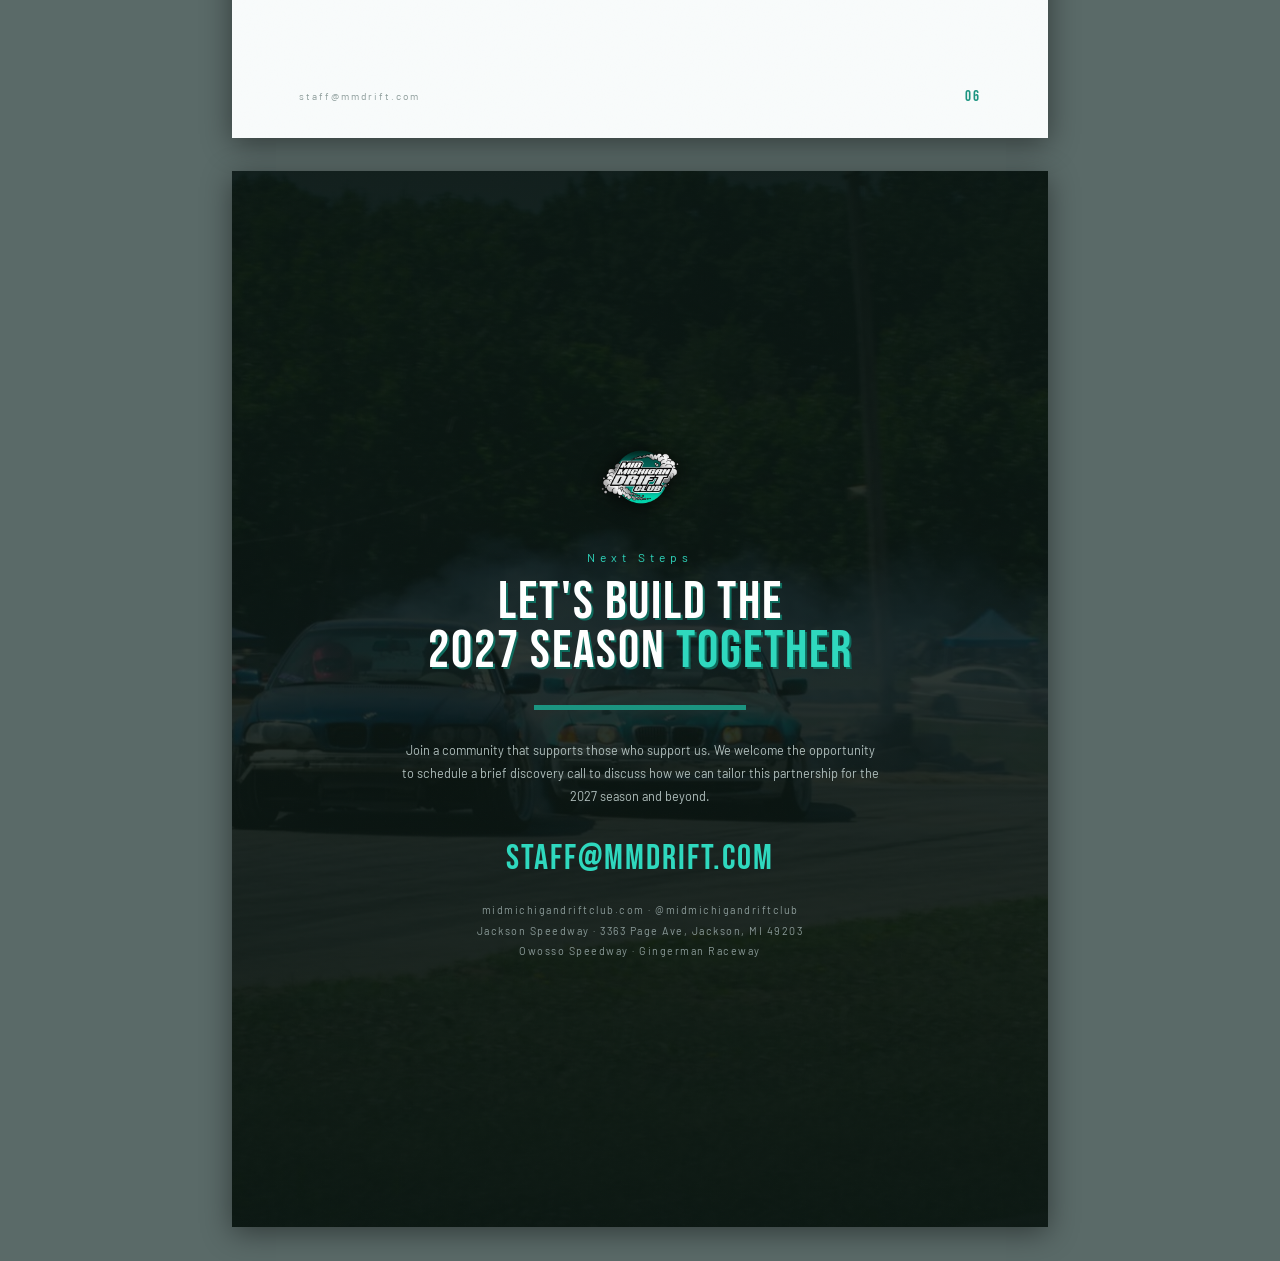
<file: docs/partnership-prospectus.html>
<!DOCTYPE html>
<html lang="en">
<head>
<meta charset="UTF-8" />
<meta name="robots" content="noindex, nofollow" />
<title>MMDC — 2027 Partnership Prospectus</title>
<link rel="preconnect" href="https://fonts.googleapis.com">
<link href="https://fonts.googleapis.com/css2?family=Bebas+Neue&family=Barlow:wght@400;500;600&family=Barlow+Condensed:wght@400;600;700&display=swap" rel="stylesheet">
<link rel="stylesheet" href="print.css">
</head>
<body>

<!-- ============ 1. COVER ============ -->
<section class="sheet cover">
  <div class="cover-bg" style="background-image:url('assets/hero-partnerships.jpg')"></div>
  <div class="cover-shade"></div>
  <div class="cover-topbar"><img class="cover-logo" src="assets/logo.png" alt="Mid Michigan Drift Club"></div>
  <div class="cover-inner">
    <div class="cover-body">
      <p class="cover-eyebrow">2027 Season &amp; Media Proposal</p>
      <h1 class="cover-title">Partnership<br><span>Prospectus</span></h1>
      <p class="cover-sub">Mid Michigan Drift Club</p>
      <div class="cover-rule"></div>
      <p class="cover-meta">
        Grassroots drift competition, clinics &amp; community — est. 2022<br>
        Jackson Speedway · Owosso Speedway · Gingerman Raceway<br>
        <strong>staff@mmdrift.com</strong> · midmichigandriftclub.com
      </p>
    </div>
  </div>
</section>

<!-- ============ 2. WHO WE ARE ============ -->
<section class="sheet">
  <div class="doc-head">
    <div class="mark">MMDC <span>·</span> 2027 Partnership Prospectus</div>
    <div class="tag">WHO WE ARE</div>
  </div>
  <div class="pad grow">
    <p class="eyebrow">01</p>
    <h2 class="sec">Who We Are</h2>
    <div class="stack">
      <p class="lead"><strong>Mid Michigan Drift Club</strong> sits at the front of grassroots drifting in Michigan, running high-energy, action-packed competitive motorsport events across three tracks. We cultivate an inclusive, community-driven ecosystem that bridges the gap between grassroots enthusiasts and competitive motorsport.</p>
      <p class="lead">Built on raw passion, tire smoke, and high-horsepower excitement, the club offers an authentic connection to a dedicated and rapidly growing audience of drivers, mechanics, fans, and automotive consumers.</p>
      <p class="lead">MMDC exists for one reason: <strong>to get people drifting.</strong> Run by drivers with over a decade of drifting experience, we are an intensely value-driven organization: every driver, spectator, and partner should walk away feeling their experience was more than worth it. We focus our reinvestment on what's most valuable — the drivers: track additions, safety equipment, and driver development opportunities. It's how we have built an unshakeable bond with an exceptionally loyal automotive community. What we run is a complete pathway — from a driver's first clutch kick at a clinic to the final round of the Arroyo Grand Nationals.</p>
    </div>

    <div class="stack mission">
      <div class="lbl">OUR MISSION</div>
      <p>To elevate Midwest drifting culture through <strong>structured competitive series, skill development clinics, and inclusive community initiatives</strong> — delivering unmatched real-world exposure for brand partners.</p>
    </div>

    <div class="stack">
      <h3 class="sub">Why Partner With MMDC</h3>
      <p class="lead"><strong>The Arroyo Grand Nationals is a party-tire competition series — and it's going to be legit.</strong> It's where our 2027 effort goes: the rounds we film, the events we promote, and the stage your brand is on.</p>
      <div class="grid g3">
        <div class="card">
          <h4>The Format</h4>
          <p>A three-part series, two rounds a day on forward and reverse layouts — six rounds across the season. A winner every day, and a series champion at the final round.</p>
        </div>
        <div class="card">
          <h4>The Field</h4>
          <p>A 20–24 driver field with a Top 16. Sixteen season passes awarded by application, and eight wild cards for drivers on our approved list. An equalized spec tire keeps it close.</p>
        </div>
        <div class="card">
          <h4>An Event To Be Seen</h4>
          <p>Food trucks, a DJ, and a crowd. It's still an MMDC event — and every round is one we promote and film.</p>
        </div>
      </div>
    </div>
  </div>
  <div class="doc-foot"><span>staff@mmdrift.com</span><span class="pg">02</span></div>
</section>

<!-- ============ 3. SEASON ============ -->
<section class="sheet">
  <div class="doc-head">
    <div class="mark">MMDC <span>·</span> 2027 Partnership Prospectus</div>
    <div class="tag">SEASON LINEUP</div>
  </div>
  <div class="pad grow">
    <p class="eyebrow">02</p>
    <h2 class="sec">The 2027 Season</h2>
    <div class="stack-sm">
      <p class="lead">An expansive season of multi-day spectacles, targeted skill development, and focused community initiatives across premier Michigan venues.</p>
    </div>

    <div class="stack-sm">
      <h3 class="sub">Premier Events &amp; Competitions</h3>
      <ul class="items">
        <li><strong>Opening Day</strong> — the official season kickoff, setting the momentum and tone for the 2027 series.</li>
        <li><strong>Spring Matsuri (2-Day Festival)</strong> — a multi-day drifting celebration built around callout-style tandem competition.</li>
        <li><strong>Weekend of Michigan Drifting (3-Day)</strong> — our marquee showcase, drawing regional talent and major spectator crowds.</li>
        <li><strong>Doubletime (2-Day Competition)</strong> — intense tandem action and high-stakes competitive grassroots drifting.</li>
        <li><strong>Nightshift</strong> — high-energy, team-focused night drifting highlighting vehicle style, liveries, and team driving dynamics.</li>
        <li><strong>Friendsgiving</strong> — the end-of-season community celebration and driver appreciation event.</li>
        <li><strong>Arroyo Grand Nationals</strong> — a three-part party-tire competition series: two rounds a day, daily and series winners, on an equalized spec tire.</li>
      </ul>
    </div>

    <div class="stack-sm">
      <h3 class="sub">Community Development &amp; Inclusive Growth</h3>
      <div class="grid g2">
        <div class="card">
          <h4>4 Clinic Days</h4>
          <p>The core foundation of grassroots drifting — relaxed, focused skill-building sessions equipping drivers with essential technique, with tailored coaching and track support for advanced drivers.</p>
        </div>
        <div class="card">
          <h4>2 Ladies Days</h4>
          <p>Dedicated events designed to empower women in motorsport, accelerating skill development in an encouraging community environment.</p>
        </div>
      </div>
    </div>

  </div>
  <div class="doc-foot"><span>staff@mmdrift.com</span><span class="pg">03</span></div>
</section>

<!-- ============ 4. TRACKS & FOOTPRINT ============ -->
<section class="sheet">
  <div class="doc-head">
    <div class="mark">MMDC <span>·</span> 2027 Partnership Prospectus</div>
    <div class="tag">FOOTPRINT</div>
  </div>
  <div class="pad grow">
    <p class="eyebrow">03</p>
    <h2 class="sec">Tracks &amp; Partner Visibility</h2>
    <div class="stack-sm">
      <p class="lead">We leverage a multi-track footprint to maximise geographic outreach and audience engagement.</p>
    </div>

    <div class="stack-sm">
      <table>
        <thead>
          <tr><th>Venue / Track</th><th>Role &amp; Advertising Impact</th><th>Promotional Reach</th></tr>
        </thead>
        <tbody>
          <tr>
            <td class="venue">Jackson<br>Speedway</td>
            <td><strong>Our home.</strong> A rowdy short track hosting the majority of our schedule, with 400–800 people at a typical event.</td>
            <td>Permanent trackside banners, vendor booths, paddock signage, and direct spectator activations.</td>
          </tr>
          <tr>
            <td class="venue">Owosso<br>Speedway</td>
            <td><strong>Concrete.</strong> A million laps and party trains. At least one major event per year.</td>
            <td>Regional driver crossover, event-specific branding, live stream integrations.</td>
          </tr>
          <tr>
            <td class="venue">Gingerman<br>Raceway</td>
            <td><strong>High-thrill road-course drifting.</strong> Our annual road-course event.</td>
            <td>State-wide media coverage, prominent trackside presence, digital event collateral.</td>
          </tr>
        </tbody>
      </table>
    </div>

    <div class="stack">
      <h3 class="sub">Audience &amp; Reach</h3>
      <div class="stats">
        <div class="stat"><div class="n">400–800</div><div class="l">TYPICAL<br>EVENT</div></div>
        <div class="stat"><div class="n">3</div><div class="l">MICHIGAN<br>TRACKS</div></div>
        <div class="stat"><div class="n">6</div><div class="l">AGN<br>ROUNDS</div></div>
        <div class="stat"><div class="n">16</div><div class="l">SEASON<br>PASSES</div></div>
      </div>
    </div>

    <div class="stack-sm">
      <div class="grid g2">
        <div class="card">
          <h4>Open Pits, Close Contact</h4>
          <p>Spectators walk right up to the cars. A partner's product, booth, and people are never behind a rope — the paddock is the activation.</p>
        </div>
        <div class="card">
          <h4>An Accessible Gate</h4>
          <p>General admission is $10 at events that carry it, with 12 and under free, food on site, and free parking. Low friction at the gate keeps the crowd broad.</p>
        </div>
      </div>
    </div>

    <div class="stack-sm note">
      <strong>On reinvestment:</strong> event revenue goes back into track facilities, safety, and driver development. That is why the field turns up, and it is why a partner brand is received as support rather than advertising.
    </div>
  </div>
  <div class="doc-foot"><span>staff@mmdrift.com</span><span class="pg">04</span></div>
</section>

<!-- ============ 5. CHANNELS & TIERS ============ -->
<section class="sheet">
  <div class="doc-head">
    <div class="mark">MMDC <span>·</span> 2027 Partnership Prospectus</div>
    <div class="tag">HOW IT WORKS</div>
  </div>
  <div class="pad grow">
    <p class="eyebrow">04</p>
    <h2 class="sec">Brand Integration</h2>
    <div class="stack-sm">
      <p class="lead">A partnership with MMDC extends beyond the competition series. Packages are <strong>modular</strong> — built to maximise brand visibility and return across both the physical track footprint and the livestream broadcasts.</p>
    </div>

    <div class="stack-sm">
      <div class="grid g2">
        <div class="card">
          <h4>On-Site Activation</h4>
          <p>Priority vendor row space, trackside signage, custom barrier wraps, and podium backdrop branding at Jackson, Owosso, and Gingerman.</p>
        </div>
        <div class="card">
          <h4>Digital &amp; Media Exposure</h4>
          <p>Dedicated social feature campaigns, driver spotlights, website placement, and brand integration across official event livestreams.</p>
        </div>
        <div class="card">
          <h4>Product Integration &amp; Testing</h4>
          <p>Direct access to drivers and mechanics for product sampling, real-world testing, giveaways, and contingency sponsorship programmes.</p>
        </div>
        <div class="card">
          <h4>VIP &amp; Community Access</h4>
          <p>Hot-lap experiences for brand representatives, staff appreciation access, and tailored hospitality at major multi-day events.</p>
        </div>
      </div>
    </div>

    <div class="stack">
      <h3 class="sub">Marketing Partnership Tiers</h3>
      <div class="tiers">
        <div class="tier t1">
          <div class="th"><span class="tn">BRONZE</span></div>
          <div class="tb"><ul>
            <li>2 standard ad spots at Jackson — 2'×6' or 4'×8' banners on the entrance road, pit road, or track perimeter.</li>
            <li>Tagged in all MMDC social posts — videos, event updates, spotlights, hashtags.</li>
          </ul></div>
        </div>
        <div class="tier t2">
          <div class="th"><span class="tn">SILVER</span></div>
          <div class="tb"><ul>
            <li>2 premium ad locations in primary broadcast camera zones.</li>
            <li>Reserved 12'×15' vendor booth in high-traffic areas, at every event.</li>
            <li>1 livestream spot — 3 min airtime or feature video per event.</li>
            <li>Full Bronze package included.</li>
          </ul></div>
        </div>
        <div class="tier t3">
          <div class="th"><span class="tn">GOLD</span></div>
          <div class="tb"><ul>
            <li>2 premium camera-zone locations across venue broadcast zones.</li>
            <li>Co-branded apparel release — logo feature or custom "MMDC × Partner" design.</li>
            <li>Guaranteed 3 min airtime across every season livestream and recap.</li>
            <li>Full Bronze &amp; Silver included.</li>
          </ul></div>
        </div>
        <div class="tier t4">
          <div class="th"><span class="tn">PLATINUM</span></div>
          <div class="tb"><ul>
            <li>Title naming rights for a major season event — Nightshift, Matsuri, or the Arroyo Grand Nationals.</li>
            <li>Logo on club vehicles — drift cars, tow rigs, trailers, safety fleet.</li>
            <li>Sponsored broadcast segments — Tech Talks, driver interviews, trackside coverage.</li>
            <li>Full Bronze, Silver &amp; Gold included.</li>
          </ul></div>
        </div>
      </div>
    </div>
  </div>
  <div class="doc-foot"><span>staff@mmdrift.com</span><span class="pg">05</span></div>
</section>

<!-- ============ 6. MATRIX + NEXT STEPS ============ -->
<section class="sheet">
  <div class="doc-head">
    <div class="mark">MMDC <span>·</span> 2027 Partnership Prospectus</div>
    <div class="tag">AT A GLANCE</div>
  </div>
  <div class="pad grow">
    <p class="eyebrow">05</p>
    <h2 class="sec">Benefit Matrix</h2>
    <div class="stack-sm">
      <table>
        <thead>
          <tr>
            <th>Activation Deliverable</th>
            <th class="c">Bronze</th><th class="c">Silver</th><th class="c">Gold</th><th class="c">Platinum</th>
          </tr>
        </thead>
        <tbody>
          <tr><td>Social media tagging &amp; spotlight posts</td><td class="c yes">✓</td><td class="c yes">✓</td><td class="c yes">✓</td><td class="c yes">✓</td></tr>
          <tr><td>Standard trackside banners (2'×6' / 4'×8')</td><td class="c yes">✓</td><td class="c yes">✓</td><td class="c yes">✓</td><td class="c yes">✓</td></tr>
          <tr><td>Premium camera-zone banners</td><td class="c no">—</td><td class="c yes">✓</td><td class="c yes">✓</td><td class="c yes">✓</td></tr>
          <tr><td>Reserved 12'×15' vendor booth space</td><td class="c no">—</td><td class="c yes">✓</td><td class="c yes">✓</td><td class="c yes">✓</td></tr>
          <tr><td>Livestream airtime (3 min)</td><td class="c no">—</td><td class="c">1 Event</td><td class="c">All Events</td><td class="c">All Events</td></tr>
          <tr><td>Official co-branded apparel feature</td><td class="c no">—</td><td class="c no">—</td><td class="c yes">✓</td><td class="c yes">✓</td></tr>
          <tr><td>Club fleet &amp; vehicle livery branding</td><td class="c no">—</td><td class="c no">—</td><td class="c no">—</td><td class="c yes">✓</td></tr>
          <tr><td>Official title sponsor naming rights</td><td class="c no">—</td><td class="c no">—</td><td class="c no">—</td><td class="c yes">✓</td></tr>
        </tbody>
      </table>
    </div>

    <div class="stack-sm">
      <h3 class="sub">Tailored Alignment</h3>
      <p class="lead">Every partner brings different objectives. Packages above are the starting frame, not the limit — common shapes we build toward:</p>
      <ul class="items">
        <li><strong>Option A — Naming Rights</strong> Exclusive naming for a marquee event such as the 3-day Weekend of Michigan Drifting.</li>
        <li><strong>Option B — Development Partner</strong> Supporting partner for the 4 driver clinics and technical mentorship, with product integration.</li>
        <li><strong>Option C — Season-Wide Trackside</strong> Official trackside branding and vendor booth space across all Jackson Speedway events.</li>
      </ul>
    </div>

  </div>
  <div class="doc-foot"><span>staff@mmdrift.com</span><span class="pg">06</span></div>
</section>

<!-- ============ 7. BACK COVER ============ -->
<section class="sheet backcover">
  <div class="back-bg" style="background-image:url('assets/hero-arroyo.jpg')"></div>
  <div class="back-shade"></div>
  <div class="back-inner">
    <img class="back-logo" src="assets/logo.png" alt="Mid Michigan Drift Club">
    <p class="back-eyebrow">Next Steps</p>
    <div class="back-title">Let's Build The<br>2027 Season <span>Together</span></div>
    <div class="back-rule"></div>
    <p class="back-line">Join a community that supports those who support us. We welcome the opportunity to schedule a brief discovery call to discuss how we can tailor this partnership for the 2027 season and beyond.</p>
    <div class="back-mail">staff@mmdrift.com</div>
    <p class="back-meta">
      midmichigandriftclub.com · @midmichigandriftclub<br>
      Jackson Speedway · 3363 Page Ave, Jackson, MI 49203<br>
      Owosso Speedway · Gingerman Raceway
    </p>
  </div>
</section>

</body>
</html>
</file>
<file: styles.css>
:root{--black:#0e1410;--deep:#0a1612;--teal:#1a9480;--teal-dark:#0d6b5c;--teal-light:#26bfa8;--teal-bright:#2ed8be;--smoke:#8a9a98;--smoke-light:#b0bfbd;--white:#ffffff;--off-white:#f8fbfb}
*{margin:0;padding:0;box-sizing:border-box}
html{background-color:var(--black)}
body{background-color:var(--off-white);color:var(--black);font-family:'Barlow Condensed',sans-serif;overflow-x:hidden;overflow-x:clip}
body::before{content:'';position:fixed;inset:0;background-image:url("data:image/svg+xml,%3Csvg xmlns='http://www.w3.org/2000/svg' width='300' height='300'%3E%3Cfilter id='n'%3E%3CfeTurbulence type='fractalNoise' baseFrequency='0.75' numOctaves='4' stitchTiles='stitch'/%3E%3C/filter%3E%3Crect width='300' height='300' filter='url(%23n)' opacity='0.03'/%3E%3C/svg%3E");pointer-events:none;z-index:1000;opacity:0.4}
/* NAV */
header{background-color:var(--black);border-bottom:4px solid var(--teal);position:sticky;top:0;z-index:100}
/* iOS Safari paints a band of page above a sticky header while its URL bar
   overlays the viewport, so content appears to scroll over the nav. Extend
   the header's own background upward to cover that band. Off-canvas when
   the page is at rest, so it changes no layout.
   This only works while nothing clips it: body must not become a scroll
   container, which is why overflow-x is clip and not hidden above. */
header::before{content:'';position:absolute;left:0;right:0;bottom:100%;height:100vh;background-color:var(--black);pointer-events:none}
nav{max-width:1100px;margin:0 auto;display:flex;align-items:center;justify-content:space-between;padding:0 1.25rem;height:70px}
.nav-logo{display:flex;align-items:center;gap:0.75rem;text-decoration:none;cursor:pointer}
.nav-logo img{height:52px;width:auto;mix-blend-mode:lighten;filter:brightness(1.05)}
.nav-logo-text{display:none;flex-direction:column;line-height:1}
.nav-logo-text .main{font-family:'Bebas Neue',sans-serif;font-size:1.15rem;letter-spacing:2px;color:var(--white);white-space:nowrap}
.nav-logo-text .main span{color:var(--teal-light)}
/* The list spans the nav's full height so the Social dropdown, positioned at
   top:100% of its <li>, hangs from the bottom of the bar rather than from the
   bottom of the word. Each item then centres its own link inside that height. */
.nav-links{display:flex;gap:1.2rem;list-style:none;align-self:stretch}
.nav-links>li{display:flex;align-items:center}
.nav-links a{font-family:'Bebas Neue',sans-serif;font-size:1.2rem;letter-spacing:2px;color:var(--smoke-light);text-decoration:none;position:relative;transition:color 0.2s;cursor:pointer}
/* The Social trigger is inline-flex (it holds a caret); the other three were
   plain inline. Vertical padding does not grow an inline box's line height but
   does grow an inline-flex one, so the phone rule below pushed Social ~7px
   lower than its neighbours. Matching the display type keeps all four on one
   baseline at every width. Only the top-level items: the dropdown links are
   grandchildren and stay display:block. */
.nav-links>li>a{display:inline-flex;align-items:center}
/* Ray, 8/28: Social sat out of line because only the other items grew an
   underline on hover. Every item now gets a rule above AND below, so they
   all behave the same and nothing shifts. */
.nav-links a::before,
.nav-links a::after{content:'';position:absolute;left:0;width:0;height:2px;background:var(--teal);transition:width 0.25s ease}
.nav-links a::before{top:-4px}
.nav-links a::after{bottom:-4px}
.nav-links a:hover{color:var(--teal-bright)}
.nav-links a:hover::before,
.nav-links a:hover::after{width:100%}
.nav-links a.active{color:var(--teal-bright)}
.nav-links a.active::before,
.nav-links a.active::after{width:100%}
/* NAV DROPDOWNS */
.nav-dropdown{position:relative}
.nav-dropdown-trigger{display:inline-flex;align-items:center;gap:4px;cursor:pointer;user-select:none}
.nav-dropdown-trigger .caret{font-size:0.7rem;transition:transform 0.2s}
.nav-dropdown.open .nav-dropdown-trigger .caret{transform:rotate(180deg)}
.nav-dropdown.open .nav-dropdown-trigger{color:var(--teal-bright)}
.nav-dropdown.open .nav-dropdown-trigger::before,
.nav-dropdown.open .nav-dropdown-trigger::after{width:100%}
.nav-dropdown-menu{
  position:absolute;top:calc(100% + 12px);right:0;min-width:172px;
  background:var(--black);border:2px solid var(--teal-dark);
  list-style:none;padding:0.35rem 0;margin:0;z-index:120;
  opacity:0;visibility:hidden;transform:translateY(-6px);
  transition:opacity 0.18s ease,transform 0.18s ease,visibility 0.18s;
  box-shadow:0 10px 26px rgba(0,0,0,0.45);
}
.nav-dropdown.open .nav-dropdown-menu{opacity:1;visibility:visible;transform:translateY(0)}
.nav-dropdown-menu::before{content:'';position:absolute;top:-8px;right:18px;border:6px solid transparent;border-bottom-color:var(--teal-dark)}
.nav-dropdown.align-left .nav-dropdown-menu{left:0;right:auto}
.nav-dropdown.align-left .nav-dropdown-menu::before{left:18px;right:auto}
.nav-dropdown-menu a{display:block;padding:0.5rem 1.1rem;font-size:1.05rem;letter-spacing:2px;color:var(--smoke-light);white-space:nowrap}
.nav-dropdown-menu a::before,
.nav-dropdown-menu a::after{display:none}
.nav-dropdown-menu a:hover{background:var(--teal-dark);color:var(--white)}
/* HERO PHOTO ROTATOR */
.hero-slide{position:absolute;inset:0;background-size:cover;background-position:center 40%;opacity:0;z-index:0;transition:opacity 1.6s ease-in-out;will-change:opacity}
/* The outgoing slide holds full opacity underneath while the incoming one
   fades in above it. Without this both sit semi-transparent mid-fade and
   whatever is behind the rotator ghosts through on every transition. */
.hero-slide.is-prev{opacity:1;z-index:1;transition:none}
.hero-slide.is-active{opacity:1;z-index:2}
.hero-dots{position:absolute;bottom:6px;left:50%;transform:translateX(-50%);display:flex;gap:2px;z-index:6}
    .hero-dots button{width:30px;height:30px;padding:0;border:0;background:transparent;cursor:pointer;position:relative;display:block}
.hero-dots button::before{content:'';position:absolute;top:50%;left:50%;width:9px;height:9px;margin:-5px 0 0 -5px;border:1px solid rgba(255,255,255,0.75);transition:background 0.25s,border-color 0.25s}
.hero-dots button[aria-current="true"]::before{background:var(--teal-bright);border-color:var(--teal-bright)}
@media (prefers-reduced-motion:reduce){.hero-slide{transition:none}}
/* Four nav items get tight on small phones - shrink rather than wrap.
   Partners lives inside the About dropdown rather than as a fifth top-level
   item, which is what keeps this to two steps.
   The step is 500px, not the 420px it was before the dropdown: the caret on
   "About" widened the row just enough that a 430pt phone landed in the gap
   above the old breakpoint with the logo touching the links. */
/* Scoped to top-level links with >li>a rather than a bare `.nav-links a`.
   The descendant form also matched the links inside a dropdown menu and, sitting
   later in the file at equal specificity, flattened their 1.1rem side padding to
   zero - so on a phone the menu text sat hard against the panel edge. */
@media (max-width:500px){
  .nav-links{gap:0.62rem}
  .nav-links>li>a{font-size:1rem;letter-spacing:1px;padding:0.55rem 0}
  .nav-logo img{height:42px}
  .nav-dropdown-menu a{font-size:0.95rem}
}
@media (max-width:340px){
  .nav-links{gap:0.45rem}
  .nav-links>li>a{font-size:0.92rem;letter-spacing:0.5px}
  .nav-logo img{height:36px}
}
/* Footer links sat at a 19px tap height; they are a real navigation
   surface on a phone, so give them room. */
.footer-links a{display:inline-block;padding:0.35rem 0.15rem}
.btn-techbook{margin-top:0.75rem;display:inline-block}
/* teal-bright is for dark panels; on the light sections it washes out */
.inline-link{color:var(--teal-bright);text-decoration:underline;text-underline-offset:2px}
.inline-link:hover{color:var(--teal-light)}
.about-section .inline-link,.step .inline-link,.kit .inline-link{color:var(--teal-dark);font-weight:700}
.about-section .inline-link:hover,.step .inline-link:hover{color:var(--teal)}
/* FOR DRIVERS PAGE */
.kit-intro{max-width:70ch}
.kit-grid{display:grid;gap:1rem;margin-top:1.5rem}
@media(min-width:760px){.kit-grid{grid-template-columns:1fr 1fr}}
.kit{background:var(--white);border:2px solid rgba(10,22,18,0.1);border-left:6px solid var(--teal);padding:1.1rem 1.3rem}
.kit h3{font-family:'Bebas Neue',sans-serif;font-size:1.4rem;letter-spacing:2px;color:var(--black);margin-bottom:0.15rem}
.kit .kit-spend{font-family:'Barlow Condensed',sans-serif;font-size:0.82rem;font-weight:700;letter-spacing:1px;color:var(--teal-dark);display:block;margin-bottom:0.5rem}
.kit p{font-family:'Barlow Condensed',sans-serif;font-size:0.95rem;line-height:1.55;color:#3a4a48}
.steps{display:grid;gap:0.6rem;margin-top:1.25rem;counter-reset:step}
.step{display:flex;gap:0.9rem;align-items:flex-start;background:var(--white);border:2px solid rgba(10,22,18,0.08);padding:0.85rem 1.1rem}
.step-n{font-family:'Bebas Neue',sans-serif;font-size:1.5rem;line-height:1;color:var(--teal);min-width:1.6rem}
.step-b{font-family:'Barlow Condensed',sans-serif;font-size:0.98rem;line-height:1.5;color:#3a4a48}
.step-b strong{color:var(--black)}
.drv-cta{display:flex;flex-wrap:wrap;gap:0.8rem;margin-top:1.5rem}
.note-box{background:#edfaf8;border:2px solid rgba(26,148,128,0.3);border-left:6px solid var(--teal);padding:1rem 1.2rem;margin-top:1.5rem;font-family:'Barlow Condensed',sans-serif;font-size:0.95rem;line-height:1.55;color:#2d3d3b}
.note-box strong{color:var(--teal-dark)}
/* SHARED BUTTONS */
.btn{display:inline-block;font-family:'Bebas Neue',sans-serif;font-size:1.1rem;letter-spacing:3px;padding:0.75rem 2.2rem;border:2px solid transparent;cursor:pointer;text-decoration:none;transition:all 0.2s}
.btn-primary{background:var(--teal);color:var(--white);border-color:var(--teal);box-shadow:4px 4px 0 var(--teal-dark)}
.btn-primary:hover{background:var(--teal-dark);transform:translate(-2px,-2px);box-shadow:6px 6px 0 var(--teal-dark)}
.btn-outline{background:transparent;color:var(--white);border-color:var(--teal-light);box-shadow:4px 4px 0 rgba(26,148,128,0.3)}
.btn-outline:hover{background:var(--teal-light);color:var(--black);transform:translate(-2px,-2px)}
/* SHARED SECTION */
.section{max-width:1100px;margin:0 auto;padding:3rem 1.25rem}
.section-label{font-family:'Barlow',sans-serif;font-size:0.75rem;color:var(--teal);letter-spacing:6px;margin-bottom:0.5rem}
.section-title{font-family:'Bebas Neue',sans-serif;font-size:clamp(2.5rem,6vw,4rem);line-height:1;color:var(--black);letter-spacing:3px;margin-bottom:3rem;display:inline-block}
.section-title::after{content:'';display:block;height:4px;width:60%;background:var(--teal);margin-top:0.4rem}
/* FOOTER */
footer{background:var(--black);border-top:4px solid var(--teal);padding:3rem 2rem;text-align:center}
.footer-logo-img{height:80px;width:auto;mix-blend-mode:lighten;filter:brightness(1.05);margin-bottom:0.75rem;cursor:pointer}
.footer-tagline{font-family:'Barlow',sans-serif;font-size:0.75rem;color:var(--smoke);letter-spacing:3px;margin-bottom:1.5rem}
.footer-links{display:flex;gap:2rem;justify-content:center;list-style:none;margin-bottom:1.5rem;flex-wrap:wrap}
.footer-links a{font-family:'Bebas Neue',sans-serif;letter-spacing:2px;color:var(--smoke-light);text-decoration:none;font-size:0.95rem;transition:color 0.2s;cursor:pointer}
.footer-links a:hover{color:var(--teal-bright)}
.footer-copy{font-family:'Barlow',sans-serif;font-size:0.7rem;color:var(--smoke)}
/* HERO */
.hero{
  position:relative;overflow:hidden;
  min-height:580px;display:flex;align-items:center;justify-content:center;
  border-bottom:6px solid var(--teal);
}
.hero-bg{
  position:absolute;inset:0;
  /* no-JS fallback only; the rotator layers over this */
  background-image:url('/mmdc-hero-1.webp');
  background-size:cover;background-position:center 45%;
  transform:scale(1.03);
  transition:transform 8s ease;
}
.hero.loaded .hero-bg { transform:scale(1); }
/* dark gradient overlay — heavier at top for text legibility */
.hero-overlay{
  position:absolute;inset:0;
  background:linear-gradient(
    to bottom,
    rgba(10,22,18,0.72) 0%,
    rgba(10,22,18,0.45) 50%,
    rgba(10,22,18,0.75) 100%
  );
}
.hero-content{text-align:center;z-index:3;padding:2rem;animation:fadeUp 0.8s ease both;display:flex;flex-direction:column;align-items:center}
@keyframes fadeUp{from{opacity:0;transform:translateY(28px)}to{opacity:1;transform:translateY(0)}}
.hero-eyebrow{font-family:'Barlow',sans-serif;font-size:0.82rem;color:var(--teal-bright);letter-spacing:5px;margin-bottom:0.75rem;text-shadow:0 1px 6px rgba(0,0,0,0.6)}
.hero-title{font-family:'Bebas Neue',sans-serif;font-size:clamp(3.5rem,10vw,7rem);color:var(--white);letter-spacing:4px;line-height:0.9;text-shadow:3px 3px 0 var(--teal-dark),0 4px 24px rgba(0,0,0,0.5)}
.hero-sub{font-family:'Bebas Neue',sans-serif;font-size:clamp(1.2rem,3vw,1.8rem);color:var(--teal-light);letter-spacing:8px;margin-top:0.75rem;text-shadow:0 2px 8px rgba(0,0,0,0.5)}
.hero-cta{margin-top:2.2rem;display:flex;gap:1rem;justify-content:center;flex-wrap:wrap}
/* SPEC HOOK */
.spec-hook{display:grid;grid-template-columns:1fr 1fr;gap:0;margin-bottom:2rem;border:2px solid rgba(26,148,128,0.2);border-radius:2px;overflow:hidden}
.spec-hook-item{display:flex;align-items:flex-start;gap:0.6rem;padding:0.85rem 1rem;background:var(--white);border-right:1px solid rgba(26,148,128,0.15);border-bottom:1px solid rgba(26,148,128,0.15);font-family:'Barlow Condensed',sans-serif;font-size:0.9rem;color:#3a4a48;transition:background 0.2s}
.spec-hook-item:nth-child(2){border-right:none}
.spec-hook-item:nth-child(3){border-bottom:none}
.spec-hook-item:nth-child(4){border-right:none;border-bottom:none}
.spec-hook-item:hover{background:#edfaf8}
.spec-hook-item strong{color:var(--teal-dark);display:block;font-size:0.95rem;font-weight:700}
.spec-hook-item span{line-height:1.3}
@media(min-width:700px){.spec-hook{grid-template-columns:repeat(4,1fr)}.spec-hook-item{align-items:center;border-bottom:none;border-right:1px solid rgba(26,148,128,0.15)}.spec-hook-item:nth-child(2){border-right:1px solid rgba(26,148,128,0.15)}.spec-hook-item:nth-child(3){border-bottom:none}.spec-hook-item:last-child{border-right:none}}
/* EVENT CARDS */
.events-grid{display:grid;gap:1.25rem}
.event-card{display:grid;grid-template-columns:72px 1fr;align-items:center;gap:1rem;background:var(--white);border:2px solid rgba(10,22,18,0.1);border-left:6px solid var(--teal);padding:1rem 1.2rem;position:relative;transition:transform 0.2s,box-shadow 0.2s;overflow:hidden}
.event-card>*:last-child{grid-column:2}
/* Prices used to be hidden below 600px, so phone visitors saw an event,
   a venue and a Get Tickets button but no price at all. */
.event-card .event-price{display:block;text-align:left;margin-bottom:0.35rem}
@media(min-width:600px){.event-card{grid-template-columns:90px 1fr auto;gap:1.5rem;padding:1.2rem 1.5rem}.event-card>*:last-child{grid-column:auto}.event-card .event-price{text-align:right;margin-bottom:0}}
.event-card::before{content:'';position:absolute;inset:0;background:repeating-linear-gradient(45deg,transparent 0px,transparent 8px,rgba(10,22,18,0.015) 8px,rgba(10,22,18,0.015) 9px);pointer-events:none}
.event-card:hover{transform:translateX(4px);box-shadow:-4px 0 0 var(--teal-bright),6px 6px 18px rgba(0,0,0,0.08)}
.event-card.featured{border-left-color:var(--teal-bright);background:linear-gradient(135deg,#edfaf8,var(--white))}
.event-card.weekend{grid-template-columns:90px 1fr;border-left-color:var(--teal-bright);border-top:3px solid var(--teal-bright);background:linear-gradient(135deg,#edfaf8,var(--white));padding:1rem 1.2rem}
@media(min-width:600px){.event-card.weekend{grid-template-columns:120px 1fr auto;padding:1.5rem}.event-card.weekend>*:last-child{grid-column:auto}}
.event-card.weekend .event-date-block{padding:1rem 0.5rem 1.9rem;background:linear-gradient(160deg,var(--teal-dark),var(--black));position:relative}
.event-card.weekend .event-date-block::after{content:'2-DAY';position:absolute;bottom:0;left:0;right:0;background:var(--teal);font-family:'Bebas Neue',sans-serif;font-size:0.6rem;letter-spacing:2px;color:var(--white);text-align:center;padding:2px 0}
.event-card.weekend .event-date-block .month{font-size:0.72rem;letter-spacing:3px}
/* Both dates render at one size and one colour, so "10" no longer dwarfs
   "& 11". Fits the 90px phone box with room to spare. */
.event-card.weekend .event-date-block .day{font-size:1.45rem;letter-spacing:1px;white-space:nowrap}
@media(min-width:600px){.event-card.weekend .event-date-block .day{font-size:1.95rem}}
.event-card.weekend .event-name{font-size:1.7rem}
.event-date-block{text-align:center;background:var(--black);color:var(--white);padding:0.8rem 0.5rem;flex-shrink:0}
.event-date-block .month{font-family:'Barlow',sans-serif;font-size:0.68rem;letter-spacing:3px;color:var(--teal-light);text-transform:uppercase}
.event-date-block .day{font-family:'Bebas Neue',sans-serif;font-size:2.4rem;line-height:1;color:var(--white)}
.event-date-block .multi{font-family:'Bebas Neue',sans-serif;font-size:0.8rem;color:var(--smoke);letter-spacing:1px}
.event-info .event-name{font-family:'Bebas Neue',sans-serif;font-size:1.5rem;letter-spacing:2px;color:var(--black);line-height:1.1}
/* The title is the same DriftMaps link as Get Tickets. Inherit the heading
   colour and mark it with a rule rather than a default underline. */
.event-info .event-name a{color:inherit;text-decoration:none;border-bottom:2px solid rgba(26,148,128,0.35);transition:color 0.2s,border-color 0.2s}
.event-info .event-name a:hover{color:var(--teal-dark);border-bottom-color:var(--teal)}
.event-meta{font-family:'Barlow',sans-serif;font-size:0.78rem;color:var(--smoke);margin-top:0.35rem;letter-spacing:1px}
.event-meta .venue{font-family:'Barlow Condensed',sans-serif;font-weight:600;color:var(--teal-dark);font-size:0.85rem}
.event-price{font-family:'Bebas Neue',sans-serif;font-size:1.1rem;color:var(--smoke);letter-spacing:1px;white-space:nowrap;text-align:right}
.event-price .price-range{display:block;font-size:0.78rem;color:var(--teal)}
.event-action{text-align:left;margin-top:0.3rem}
@media(min-width:600px){.event-action{text-align:right}}
.btn-ticket{display:inline-block;font-family:'Bebas Neue',sans-serif;font-size:0.9rem;letter-spacing:2px;padding:0.4rem 1rem;background:var(--teal);color:var(--white);text-decoration:none;border:2px solid var(--teal);transition:all 0.2s}
.btn-ticket:hover{background:var(--white);color:var(--teal)}
.btn-ticket.tba{background:transparent;color:var(--smoke);border-color:var(--smoke);cursor:default;font-size:0.75rem}
/* Sep 6 clinic sold out on DriftMaps. Rendered as a span, not a link, so
   the hover state has to be cancelled or it still looks pressable. */
.btn-ticket.soldout{background:#e8ecec;color:#5a6a68;border-color:rgba(10,22,18,0.22);cursor:default}
.btn-ticket.soldout:hover{background:#e8ecec;color:#5a6a68}
.event-spec{display:inline-block;font-family:'Barlow Condensed',sans-serif;font-size:0.78rem;font-weight:600;letter-spacing:0.5px;margin-top:0.45rem;padding:2px 8px;border-radius:2px;line-height:1.35}
.event-spec.open{background:#e6f7f4;color:var(--teal-dark);border:1px solid rgba(26,148,128,0.35)}
.event-spec.none{background:#f1f4f4;color:#5a6a68;border:1px solid rgba(10,22,18,0.16)}
.event-spec.tbc{background:#fdf6e3;color:#7a5c00;border:1px solid rgba(160,125,0,0.3)}
/* EARLIER IN THE SEASON */
.offseason{background:var(--black);border-left:6px solid var(--teal-bright);padding:2rem 1.5rem;display:flex;flex-direction:column;gap:1.5rem;position:relative;overflow:hidden}
@media(min-width:800px){.offseason{flex-direction:row;align-items:center;gap:2.5rem;padding:2.25rem 2.5rem}}
.offseason::before{content:'';position:absolute;inset:0;background:radial-gradient(ellipse at 0% 50%,rgba(26,148,128,0.14) 0%,transparent 60%);pointer-events:none}
.offseason-text{flex:1;min-width:240px;position:relative;z-index:1}
.offseason-label{font-family:'Barlow',sans-serif;font-size:0.7rem;color:var(--teal-light);letter-spacing:4px;margin-bottom:0.5rem;text-transform:uppercase}
.offseason-text h3{font-family:'Bebas Neue',sans-serif;font-size:clamp(1.8rem,4vw,2.6rem);letter-spacing:2px;color:var(--white);line-height:1.05;margin-bottom:0.6rem}
.offseason-text p{font-family:'Barlow',sans-serif;font-size:0.88rem;color:var(--smoke-light);line-height:1.75;letter-spacing:0.3px;max-width:56ch}
.offseason-links{display:flex;flex-wrap:wrap;gap:0.75rem;position:relative;z-index:1}
.offseason-links .btn{flex:1 1 auto;text-align:center;padding:0.7rem 0.9rem;font-size:1rem;letter-spacing:2px}
@media(min-width:800px){.offseason-links{flex-direction:column;flex-shrink:0}.offseason-links .btn{flex:none;padding:0.75rem 2.2rem;font-size:1.1rem;letter-spacing:3px;min-width:11rem}}
.past-season{margin-top:2.75rem;border-top:2px solid rgba(26,148,128,0.2);padding-top:1.6rem}
.past-season h3{font-family:'Bebas Neue',sans-serif;font-size:1.4rem;letter-spacing:2px;color:var(--black)}
.past-intro{font-family:'Barlow Condensed',sans-serif;font-size:0.9rem;color:#5a6a68;margin:0.35rem 0 1rem;max-width:60ch}
.past-grid{display:grid;gap:0.4rem}
@media(min-width:700px){.past-grid{grid-template-columns:1fr 1fr}}
.past-item{display:flex;flex-wrap:wrap;gap:0.55rem;align-items:baseline;font-family:'Barlow Condensed',sans-serif;font-size:0.92rem;color:#3a4a48;padding:0.45rem 0.75rem;background:var(--white);border-left:3px solid rgba(26,148,128,0.35)}
.past-item .past-date{font-family:'Bebas Neue',sans-serif;letter-spacing:1px;color:var(--teal-dark);min-width:76px}
.past-item .past-venue{color:var(--smoke);font-size:0.82rem}
/* VENUE CALLOUT */
.venue-callout{margin-top:3rem;background:var(--black);color:var(--white);padding:1.5rem;display:flex;flex-direction:column;gap:1rem;border-left:6px solid var(--teal-bright)}
@media(min-width:600px){.venue-callout{flex-direction:row;align-items:center;gap:2rem;padding:1.5rem 2rem}.venue-callout .btn{margin-left:auto}}
.venue-callout .icon{font-size:2.5rem;flex-shrink:0}
.venue-callout .venue-name{font-family:'Bebas Neue',sans-serif;font-size:1.6rem;letter-spacing:2px;color:var(--teal-light)}
.venue-callout .venue-addr{font-family:'Barlow',sans-serif;font-size:0.8rem;color:var(--smoke);letter-spacing:2px;margin-top:0.2rem}
/* FIRST TIMER */
.firsttimer{margin-top:2.5rem;background:var(--black);border-left:6px solid var(--teal-bright);padding:2rem 1.5rem;display:flex;flex-direction:column;gap:1.5rem;position:relative;overflow:hidden}
@media(min-width:700px){.firsttimer{flex-direction:row;align-items:center;gap:2.5rem;padding:2rem 2rem 2rem 2.5rem}}
.firsttimer::before{content:'';position:absolute;inset:0;background:radial-gradient(ellipse at 0% 50%,rgba(26,148,128,0.12) 0%,transparent 60%);pointer-events:none}
.firsttimer-text{flex:1;min-width:240px;position:relative;z-index:1}
.firsttimer-label{font-family:'Barlow',sans-serif;font-size:0.7rem;color:var(--teal-light);letter-spacing:4px;margin-bottom:0.5rem}
.firsttimer-text h3{font-family:'Bebas Neue',sans-serif;font-size:clamp(1.5rem,3vw,2.1rem);letter-spacing:2px;color:var(--white);line-height:1.05;margin-bottom:0.5rem}
.firsttimer-text p{font-family:'Barlow',sans-serif;font-size:0.82rem;color:var(--smoke-light);line-height:1.75;letter-spacing:0.5px}
.firsttimer .btn-primary{position:relative;z-index:1;flex-shrink:0;white-space:nowrap}
/* SEO BLURB */
.seo-blurb{margin-top:3rem;padding-top:2.5rem;border-top:2px solid rgba(26,148,128,0.15);max-width:780px}
.seo-blurb h2{font-family:'Bebas Neue',sans-serif;font-size:1.6rem;letter-spacing:2px;color:var(--black);margin-bottom:1rem}
.seo-blurb p{font-family:'Barlow',sans-serif;font-size:0.88rem;line-height:1.9;color:#3a4a48;margin-bottom:0.8rem}
.seo-blurb strong{color:var(--teal-dark)}
/* ABOUT / DRIVERS PAGE HEADER */
.page-header{
  position:relative;overflow:hidden;
  min-height:400px;display:flex;flex-direction:column;
  align-items:center;justify-content:center;
  border-bottom:6px solid var(--teal);
  padding:4rem 2rem 3.5rem;text-align:center;
}
.page-header-bg{
  position:absolute;inset:0;
  background-image:url('/mmdc-hero-1.webp');
  background-size:cover;background-position:center 45%;
}
.page-header-overlay{
  position:absolute;inset:0;
  background:linear-gradient(to bottom,rgba(10,22,18,0.78) 0%,rgba(10,22,18,0.55) 50%,rgba(10,22,18,0.80) 100%);
}
/* The For Drivers page gets its own photo: a single car with the driver
   visible, rather than the shared About header. Scoped so About is
   untouched. Pushed to 60% because the car sits low in the frame. */
.page-drivers .page-header-bg{
  background-image:url('/mmdc-hero-5.webp');
  background-position:center 60%;
}
.page-header img{display:none}
.page-header .eyebrow{font-family:'Barlow',sans-serif;font-size:0.8rem;color:var(--teal-bright);letter-spacing:5px;margin-bottom:0.75rem;position:relative;z-index:3;text-shadow:0 1px 6px rgba(0,0,0,0.6)}
.page-header h1{font-family:'Bebas Neue',sans-serif;font-size:clamp(3rem,9vw,5.5rem);line-height:0.9;color:var(--white);letter-spacing:4px;text-shadow:3px 3px 0 var(--teal-dark),0 4px 24px rgba(0,0,0,0.5);position:relative;z-index:3}
.page-header h1 span{color:var(--teal-bright)}
.about-section{max-width:900px;margin:0 auto;padding:3rem 1.25rem}
.about-section-label{font-family:'Barlow',sans-serif;font-size:0.75rem;color:var(--teal);letter-spacing:6px;margin-bottom:0.5rem}
.about-section-title{font-family:'Bebas Neue',sans-serif;font-size:clamp(2.2rem,5vw,3.5rem);line-height:1;color:var(--black);letter-spacing:3px;margin-bottom:2rem;display:inline-block}
.about-section-title::after{content:'';display:block;height:4px;width:50%;background:var(--teal);margin-top:0.4rem}
.prose{font-family:'Barlow',sans-serif;font-size:1rem;line-height:1.85;color:#1e2e2c;max-width:700px}
.prose p+p{margin-top:1.2rem}
.prose strong{font-family:'Bebas Neue',sans-serif;font-size:1.2em;letter-spacing:2px;color:var(--black)}
/* PILLARS */
.pillars{display:grid;grid-template-columns:1fr;gap:1.25rem;margin-top:3rem}
@media(min-width:600px){.pillars{grid-template-columns:1fr 1fr}}
@media(min-width:900px){.pillars{grid-template-columns:repeat(3,1fr)}}
.pillar{background:var(--white);border:2px solid rgba(10,22,18,0.1);border-top:5px solid var(--teal);padding:1.8rem 1.5rem;transition:transform 0.2s,box-shadow 0.2s}
.pillar:hover{transform:translateY(-4px);box-shadow:0 8px 24px rgba(0,0,0,0.08)}
.pillar .icon{font-size:2rem;margin-bottom:0.8rem}
.pillar h3{font-family:'Bebas Neue',sans-serif;font-size:1.3rem;letter-spacing:2px;color:var(--black);margin-bottom:0.5rem}
.pillar p{font-family:'Barlow',sans-serif;font-size:0.82rem;line-height:1.7;color:var(--smoke)}
/* AUDIENCE SPLIT */
.audience-split{display:grid;grid-template-columns:1fr;gap:0;border-top:4px solid var(--teal);border-bottom:4px solid var(--teal)}
@media(min-width:900px){.audience-split{grid-template-columns:1fr 1fr}}
.audience-card{padding:2.5rem 1.5rem;position:relative}
@media(min-width:900px){.audience-card{padding:3.5rem 3rem}}
.audience-card.spectator{background:var(--black);border-bottom:2px solid var(--teal-dark)}
@media(min-width:900px){.audience-card.spectator{border-right:2px solid var(--teal-dark);border-bottom:none}}
.audience-card.driver{background:#0f1e1a}
/* Ray, 8/28: the audience label should be what the eye lands on, with the
   line underneath it as the subtitle. */
.audience-tag{font-family:'Bebas Neue',sans-serif;font-size:clamp(1.9rem,3.2vw,2.7rem);letter-spacing:3px;color:var(--teal-bright);line-height:1.05;margin-bottom:0.35rem}
.audience-card h2{font-family:'Barlow',sans-serif;font-size:0.95rem;letter-spacing:1px;color:var(--smoke-light);line-height:1.5;margin-bottom:1.25rem;font-weight:400}
.audience-card p{font-family:'Barlow',sans-serif;font-size:0.88rem;line-height:1.85;color:var(--smoke-light);margin-bottom:1.5rem}
.audience-card p strong{color:var(--teal-bright)}
.audience-list{list-style:none;margin-bottom:2rem}
.audience-list li{font-family:'Barlow Condensed',sans-serif;font-size:1rem;font-weight:600;color:var(--smoke-light);padding:0.45rem 0;border-bottom:1px solid rgba(255,255,255,0.06);letter-spacing:0.5px}
.audience-list li:last-child{border-bottom:none}
.btn-audience{display:inline-block;font-family:'Bebas Neue',sans-serif;font-size:1rem;letter-spacing:3px;padding:0.7rem 1.8rem;background:var(--teal);color:var(--white);text-decoration:none;border:2px solid var(--teal);box-shadow:4px 4px 0 var(--teal-dark);transition:all 0.2s}
.btn-audience:hover{background:var(--teal-dark);transform:translate(-2px,-2px);box-shadow:6px 6px 0 var(--teal-dark)}
.btn-audience-dark{background:transparent;border-color:var(--teal-light);box-shadow:4px 4px 0 rgba(26,148,128,0.3)}
.btn-audience-dark:hover{background:var(--teal-light);color:var(--black)}
/* EXPECT GRID */
.expect-grid{display:grid;grid-template-columns:1fr;gap:1.25rem;margin-top:2.5rem}
@media(min-width:480px){.expect-grid{grid-template-columns:1fr 1fr}}
@media(min-width:900px){.expect-grid{grid-template-columns:repeat(4,1fr)}}
.expect-card{background:var(--white);border:2px solid rgba(10,22,18,0.1);border-top:none;padding:1.6rem 1.4rem;position:relative;transition:transform 0.2s,box-shadow 0.2s}
.expect-card::before{content:'';position:absolute;top:0;left:0;right:0;height:4px;background:linear-gradient(90deg,var(--teal),var(--teal-bright))}
.expect-card:hover{transform:translateY(-4px);box-shadow:0 8px 24px rgba(0,0,0,0.09)}
.expect-num{font-family:'Bebas Neue',sans-serif;font-size:3rem;line-height:1;color:var(--teal-bright);opacity:0.35;margin-bottom:0.5rem;letter-spacing:2px}
.expect-card h3{font-family:'Bebas Neue',sans-serif;font-size:1.3rem;letter-spacing:2px;color:var(--black);margin-bottom:0.6rem}
.expect-card p{font-family:'Barlow',sans-serif;font-size:0.82rem;line-height:1.75;color:var(--smoke)}
/* SEASON BANNER */
.season-banner{background:var(--black);border-top:4px solid var(--teal);border-bottom:4px solid var(--teal);position:relative;overflow:hidden}
.season-banner::before{content:'';position:absolute;inset:0;background:radial-gradient(ellipse at 0% 50%,rgba(26,148,128,0.18) 0%,transparent 50%),radial-gradient(ellipse at 100% 50%,rgba(26,148,128,0.12) 0%,transparent 50%);pointer-events:none}
.season-banner::after{content:'';position:absolute;top:0;left:0;right:0;height:8px;background-image:repeating-linear-gradient(90deg,var(--teal-dark) 0px,var(--teal-dark) 8px,var(--black) 8px,var(--black) 16px);opacity:0.5}
.season-banner-inner{max-width:1100px;margin:0 auto;padding:2.5rem 2rem;display:flex;align-items:center;gap:2rem;position:relative;z-index:1;flex-wrap:wrap}
.season-icon{font-size:3rem;flex-shrink:0;filter:drop-shadow(0 0 12px rgba(46,216,190,0.4))}
.season-text{flex:1;min-width:200px}
.season-label{font-family:'Barlow',sans-serif;font-size:0.72rem;color:var(--teal-light);letter-spacing:5px;margin-bottom:0.3rem}
.season-title{font-family:'Bebas Neue',sans-serif;font-size:clamp(1.8rem,4vw,2.8rem);letter-spacing:3px;color:var(--white);line-height:1}
.season-sub{font-family:'Barlow',sans-serif;font-size:0.82rem;color:var(--smoke);letter-spacing:2px;margin-top:0.4rem}
.btn-season{display:inline-block;font-family:'Bebas Neue',sans-serif;font-size:1.05rem;letter-spacing:3px;padding:0.8rem 2rem;background:var(--teal);color:var(--white);border:2px solid var(--teal);text-decoration:none;box-shadow:4px 4px 0 var(--teal-dark);transition:all 0.2s;white-space:nowrap;flex-shrink:0;cursor:pointer}
.btn-season:hover{background:var(--teal-dark);transform:translate(-2px,-2px);box-shadow:6px 6px 0 var(--teal-dark)}
/* DUAL CTA */
.dual-cta{display:grid;grid-template-columns:1fr;background:var(--black);border-top:4px solid var(--teal)}
@media(min-width:900px){.dual-cta{grid-template-columns:1fr 2px 1fr}}
.dual-cta-half{padding:3rem 1.5rem;text-align:center;border-bottom:2px solid var(--teal-dark)}
@media(min-width:900px){.dual-cta-half{padding:4rem 3rem;border-bottom:none}}
.dual-cta-half:last-child{border-bottom:none}
.dual-cta-divider{display:none;background:var(--teal-dark);opacity:0.5}
@media(min-width:900px){.dual-cta-divider{display:block}}
.dual-cta-eyebrow{font-family:'Barlow',sans-serif;font-size:0.72rem;color:var(--teal-light);letter-spacing:5px;margin-bottom:0.8rem}
.dual-cta-half h2{font-family:'Bebas Neue',sans-serif;font-size:clamp(2.5rem,6vw,4rem);letter-spacing:4px;color:var(--white);line-height:1;margin-bottom:0.8rem}
.dual-cta-half p{font-family:'Barlow',sans-serif;font-size:0.88rem;color:var(--smoke);margin-bottom:2rem;letter-spacing:1px;line-height:1.6}
/* DESKTOP */
@media(min-width:900px){nav{padding:0 2rem}.nav-logo-text{display:flex}.nav-links{gap:2.5rem}.section{padding:5rem 2rem}.about-section{padding:5rem 2rem}}
/* ============================================================
   PARTNER PAGES — /partnerships/ (public) and /partners/arroyo/ (unlisted)
   ============================================================ */
/* Header photos. Partnerships takes the frame with a sponsor's tent in it:
   it sells the trackside activation better than a bare car does. Arroyo
   takes the tandem pair, which is what its bracket copy is about. */
.page-partners .page-header-bg{background-image:url('/mmdc-hero-2.webp');background-position:center 55%}
.page-arroyo .page-header-bg{background-image:url('/mmdc-hero-4.webp');background-position:center 58%}
.page-header .sub{font-family:'Bebas Neue',sans-serif;font-size:clamp(1.05rem,2.6vw,1.55rem);color:var(--teal-light);letter-spacing:6px;margin-top:0.9rem;position:relative;z-index:3;text-shadow:0 2px 8px rgba(0,0,0,0.5)}
.page-header .page-cta{margin-top:2.2rem;display:flex;gap:1rem;justify-content:center;flex-wrap:wrap;position:relative;z-index:3}
/* An unlisted pitch page says so on its face, so a screenshot passed around
   in a sponsor thread never reads as a live public page. header::before
   paints 100vh of black upward to cover the iOS URL-bar band, so this bar
   has to sit above that to survive. */
.private-flag{position:relative;z-index:101;background:var(--teal-dark);color:var(--white);text-align:center;font-family:'Bebas Neue',sans-serif;letter-spacing:3px;font-size:0.88rem;line-height:1.35;padding:0.6rem 1rem}
/* Two-up pillars: .pillars goes to three columns at 900px, which strands a
   pair. Sections that hold exactly two cards opt out. */
@media(min-width:900px){.pillars.cols-2{grid-template-columns:1fr 1fr}}
.pillar ul{list-style:none;margin-top:0.9rem}
.pillar li{font-family:'Barlow',sans-serif;font-size:0.8rem;line-height:1.65;color:var(--smoke);padding:0.55rem 0 0.55rem 1.05rem;border-bottom:1px solid rgba(10,22,18,0.08);position:relative}
.pillar li::before{content:'';position:absolute;left:0;top:1rem;width:5px;height:5px;background:var(--teal-bright)}
.pillar li:last-child{border-bottom:none;padding-bottom:0}
.pillar li strong{display:block;font-family:'Bebas Neue',sans-serif;font-size:1.08em;letter-spacing:1px;color:var(--black);margin-bottom:0.1rem}
/* STAT ROW */
.stats-row{display:grid;grid-template-columns:1fr 1fr;gap:1px;background:rgba(10,22,18,0.12);border:1px solid rgba(10,22,18,0.12);margin-top:3rem}
@media(min-width:760px){.stats-row{grid-template-columns:repeat(4,1fr)}}
.stat-card{background:var(--white);padding:1.8rem 1rem;text-align:center}
.stat-num{font-family:'Bebas Neue',sans-serif;font-size:clamp(2.1rem,5vw,3rem);line-height:1;color:var(--teal);letter-spacing:2px}
.stat-lbl{font-family:'Barlow',sans-serif;font-size:0.7rem;letter-spacing:2px;color:var(--smoke);margin-top:0.5rem;line-height:1.45}
/* PARTNERSHIP TIERS */
.tier-grid{display:grid;grid-template-columns:1fr;gap:1.25rem;margin-top:3rem}
@media(min-width:640px){.tier-grid{grid-template-columns:1fr 1fr}}
@media(min-width:1000px){.tier-grid{grid-template-columns:repeat(4,1fr)}}
.tier{background:var(--white);border:2px solid rgba(10,22,18,0.1);display:flex;flex-direction:column;transition:transform 0.2s,box-shadow 0.2s}
.tier:hover{transform:translateY(-4px);box-shadow:0 8px 24px rgba(0,0,0,0.09)}
.tier-head{background:var(--black);padding:1.1rem 1.3rem;border-bottom:4px solid var(--teal)}
.tier-name{font-family:'Bebas Neue',sans-serif;font-size:1.6rem;letter-spacing:4px;color:var(--white)}
/* The tier ladder is carried by the club's own teal ramp rather than literal
   bronze/silver/gold, which would drop three off-brand metals into a palette
   that has none. */
.tier.bronze .tier-head{border-bottom-color:rgba(138,154,152,0.55)}
.tier.silver .tier-head{border-bottom-color:var(--smoke)}
.tier.gold .tier-head{border-bottom-color:var(--teal-light)}
.tier.platinum{border-color:var(--teal-bright)}
.tier.platinum .tier-head{border-bottom-color:var(--teal-bright)}
.tier.platinum .tier-name{color:var(--teal-bright)}
.tier-body{padding:1.3rem;display:flex;flex-direction:column;gap:1.2rem;flex:1}
.trackside-photos{display:grid;grid-template-columns:1.5fr 1fr;gap:1rem;margin:0 0 2rem}.trackside-photos figure{margin:0}.trackside-photos img{display:block;width:100%;height:240px;object-fit:cover;border-radius:4px}.trackside-photos figcaption{font-family:'Barlow',sans-serif;font-size:0.8rem;color:var(--smoke);margin-top:0.45rem}@media(max-width:700px){.trackside-photos{grid-template-columns:1fr}.trackside-photos img{height:auto}}
.tier-group-label{font-family:'Barlow',sans-serif;font-size:0.66rem;letter-spacing:3px;color:var(--teal);margin-bottom:0.4rem}
.tier-body ul{list-style:none}
.tier-body li{font-family:'Barlow',sans-serif;font-size:0.78rem;line-height:1.65;color:#2d3d3b;padding:0.5rem 0 0.5rem 1rem;position:relative;border-bottom:1px solid rgba(10,22,18,0.07)}
.tier-body li::before{content:'';position:absolute;left:0;top:0.95rem;width:5px;height:5px;background:var(--teal-bright)}
.tier-body li:last-child{border-bottom:none;padding-bottom:0}
/* BENEFIT MATRIX */
.matrix-wrap{margin-top:3rem;overflow-x:auto;border:2px solid rgba(10,22,18,0.1)}
.matrix{width:100%;border-collapse:collapse;min-width:660px;background:var(--white)}
.matrix th,.matrix td{padding:0.85rem 1rem;text-align:left;border-bottom:1px solid rgba(10,22,18,0.08)}
.matrix thead th{background:var(--black);color:var(--white);font-family:'Bebas Neue',sans-serif;font-size:1.05rem;letter-spacing:2px;border-bottom:4px solid var(--teal)}
.matrix tbody td{font-family:'Barlow Condensed',sans-serif;font-size:0.98rem;color:#2d3d3b}
.matrix tbody tr:nth-child(even) td{background:#f4f9f8}
.matrix tbody tr:last-child td{border-bottom:none}
.matrix .center{text-align:center}
.matrix .yes{color:var(--teal);font-size:1.15rem}
.matrix .no{color:rgba(10,22,18,0.25)}
</file>
<file: docs/print.css>
/* ============================================================
   MMDC PRINT COLLATERAL — shared stylesheet
   Brand tokens are copied from styles.css deliberately: this file has to
   stand alone so a doc renders correctly from file:// during PDF export,
   with no dependency on the site stylesheet's load order or overrides.
   Sheets are fixed at US Letter and paginate explicitly, so a headline
   never lands orphaned at the foot of a page in a document that gets
   handed across a table.
   ============================================================ */
:root{
  --black:#0e1410;--deep:#0a1612;--teal:#1a9480;--teal-dark:#0d6b5c;
  --teal-light:#26bfa8;--teal-bright:#2ed8be;--smoke:#8a9a98;
  --smoke-light:#b0bfbd;--white:#fff;--off-white:#f8fbfb;--ink:#1e2e2c;
}
*{margin:0;padding:0;box-sizing:border-box}
@page{size:letter;margin:0}
html{background:#5a6a68}
body{font-family:'Barlow Condensed',sans-serif;color:var(--ink);background:#5a6a68;-webkit-print-color-adjust:exact;print-color-adjust:exact}

.sheet{
  width:8.5in;height:11in;background:var(--off-white);
  position:relative;overflow:hidden;
  page-break-after:always;break-after:page;
  margin:0 auto 0.35in;display:flex;flex-direction:column;
}
.sheet:last-child{page-break-after:auto;break-after:auto;margin-bottom:0}
@media print{body{background:none}.sheet{margin:0;box-shadow:none}}
@media screen{.sheet{box-shadow:0 6px 28px rgba(0,0,0,0.45)}body{padding:0.35in 0}}

/* film-grain wash, same trick the site uses */
.sheet::after{
  content:'';position:absolute;inset:0;pointer-events:none;z-index:50;opacity:0.35;
  background-image:url("data:image/svg+xml,%3Csvg xmlns='http://www.w3.org/2000/svg' width='300' height='300'%3E%3Cfilter id='n'%3E%3CfeTurbulence type='fractalNoise' baseFrequency='0.75' numOctaves='4' stitchTiles='stitch'/%3E%3C/filter%3E%3Crect width='300' height='300' filter='url(%23n)' opacity='0.03'/%3E%3C/svg%3E");
}
.pad{padding:0.6in 0.7in}
.grow{flex:1}

/* ---------- COVER ---------- */
.cover{background:var(--black);color:var(--white);justify-content:flex-end}
.cover .cover-inner{padding-top:0.4in}
.cover-bg{position:absolute;inset:0;background-size:cover;background-position:center 55%}
.cover-shade{position:absolute;inset:0;background:linear-gradient(to bottom,rgba(10,22,18,0.72) 0%,rgba(10,22,18,0.55) 42%,rgba(10,22,18,0.96) 88%)}
.cover-inner{position:relative;z-index:5;padding:0.7in;display:flex;flex-direction:column;height:100%}
/* The mark is light artwork built for dark ground - on the site it only ever
   sits on solid black. Over a sunlit tree line it washes out whatever the
   blend mode, so the cover gives it the same solid black band with a teal
   rule that the site header uses. */
.cover-topbar{background:var(--black);border-bottom:5px solid var(--teal);
  padding:0.3in 0.7in;position:relative;z-index:6;flex-shrink:0}
.cover-logo{height:0.8in;width:auto;display:block}
.cover-body{margin-top:auto}
.cover-eyebrow{font-family:'Barlow',sans-serif;font-size:10pt;letter-spacing:5px;color:var(--teal-bright);margin-bottom:0.14in}
.cover-title{font-family:'Bebas Neue',sans-serif;font-size:58pt;line-height:0.88;letter-spacing:3px;color:var(--white);text-shadow:3px 3px 0 var(--teal-dark)}
.cover-title span{color:var(--teal-bright)}
.cover-sub{font-family:'Bebas Neue',sans-serif;font-size:19pt;letter-spacing:7px;color:var(--teal-light);margin-top:0.16in}
.cover-rule{height:5px;background:var(--teal);width:2.6in;margin:0.28in 0}
.cover-meta{font-family:'Barlow',sans-serif;font-size:8.5pt;line-height:1.9;color:var(--smoke-light);letter-spacing:1px}
.cover-meta strong{color:var(--teal-bright);font-weight:400}

/* ---------- RUNNING HEAD / FOOT ---------- */
.doc-head{display:flex;align-items:center;justify-content:space-between;
  padding:0.34in 0.7in 0;border-bottom:none}
.doc-head .mark{font-family:'Bebas Neue',sans-serif;font-size:11pt;letter-spacing:3px;color:var(--black)}
.doc-head .mark span{color:var(--teal)}
.doc-head .tag{font-family:'Barlow',sans-serif;font-size:7.5pt;letter-spacing:3px;color:var(--smoke)}
.doc-foot{display:flex;align-items:center;justify-content:space-between;
  padding:0 0.7in 0.34in;font-family:'Barlow',sans-serif;font-size:7.5pt;
  letter-spacing:2px;color:var(--smoke)}
.doc-foot .pg{font-family:'Bebas Neue',sans-serif;font-size:11pt;letter-spacing:2px;color:var(--teal)}

/* ---------- SECTION FURNITURE ---------- */
.eyebrow{font-family:'Barlow',sans-serif;font-size:8pt;color:var(--teal);letter-spacing:5px;margin-bottom:0.06in}
h2.sec{font-family:'Bebas Neue',sans-serif;font-size:28pt;line-height:1;letter-spacing:2px;color:var(--black);display:inline-block}
h2.sec::after{content:'';display:block;height:4px;width:62%;background:var(--teal);margin-top:0.06in}
h3.sub{font-family:'Bebas Neue',sans-serif;font-size:15pt;letter-spacing:2px;color:var(--black);margin-bottom:0.08in}
.stack{margin-top:0.24in}
.stack-sm{margin-top:0.16in}
p.lead{font-family:'Barlow',sans-serif;font-size:9.5pt;line-height:1.75;color:var(--ink)}
p.lead+p.lead{margin-top:0.12in}
p.lead strong{font-family:'Bebas Neue',sans-serif;font-size:1.18em;letter-spacing:1px;color:var(--black);font-weight:400}

/* ---------- PULLED MISSION BAR ---------- */
.mission{background:var(--black);border-left:6px solid var(--teal-bright);padding:0.26in 0.3in;position:relative;overflow:hidden}
.mission::before{content:'';position:absolute;inset:0;background:radial-gradient(ellipse at 0% 50%,rgba(26,148,128,0.16) 0%,transparent 62%)}
.mission .lbl{position:relative;font-family:'Barlow',sans-serif;font-size:7.5pt;letter-spacing:4px;color:var(--teal-light);margin-bottom:0.08in}
.mission p{position:relative;font-family:'Barlow',sans-serif;font-size:9.5pt;line-height:1.7;color:var(--smoke-light)}
.mission p strong{color:var(--teal-bright);font-weight:400}

/* ---------- CARD GRID ---------- */
.grid{display:grid;gap:0.16in}
.g2{grid-template-columns:1fr 1fr}
.g3{grid-template-columns:repeat(3,1fr)}
.card{background:var(--white);border:1.5px solid rgba(10,22,18,0.12);border-top:5px solid var(--teal);padding:0.2in 0.22in}
.card h4{font-family:'Bebas Neue',sans-serif;font-size:12.5pt;letter-spacing:1.5px;color:var(--black);margin-bottom:0.08in;line-height:1.05}
.card p{font-family:'Barlow',sans-serif;font-size:8pt;line-height:1.65;color:#4c5c5a}
.card ul{list-style:none;margin-top:0.06in}
.card li{font-family:'Barlow',sans-serif;font-size:8pt;line-height:1.6;color:#4c5c5a;
  padding:0.055in 0 0.055in 0.13in;position:relative;border-bottom:1px solid rgba(10,22,18,0.07)}
.card li::before{content:'';position:absolute;left:0;top:0.11in;width:4px;height:4px;background:var(--teal-bright)}
.card li:last-child{border-bottom:none}
.card li strong{display:block;font-family:'Bebas Neue',sans-serif;font-size:1.1em;letter-spacing:1px;color:var(--black);font-weight:400}

/* ---------- LINE ITEM LIST ---------- */
.items{list-style:none}
.items li{font-family:'Barlow',sans-serif;font-size:8.6pt;line-height:1.6;color:var(--ink);
  padding:0.1in 0 0.1in 0.2in;position:relative;border-bottom:1px solid rgba(10,22,18,0.1)}
.items li::before{content:'';position:absolute;left:0;top:0.155in;width:6px;height:6px;background:var(--teal)}
.items li:last-child{border-bottom:none}
.items li strong{font-family:'Bebas Neue',sans-serif;font-size:1.15em;letter-spacing:1.5px;color:var(--black);font-weight:400}

/* ---------- STATS ---------- */
.stats{display:grid;grid-template-columns:repeat(4,1fr);gap:1px;background:rgba(10,22,18,0.14);border:1px solid rgba(10,22,18,0.14)}
.stat{background:var(--white);padding:0.2in 0.1in;text-align:center}
.stat .n{font-family:'Bebas Neue',sans-serif;font-size:25pt;line-height:1;color:var(--teal);letter-spacing:1px}
.stat .l{font-family:'Barlow',sans-serif;font-size:7pt;letter-spacing:2px;color:#5c6c6a;margin-top:0.06in;line-height:1.4}

/* ---------- TABLES ---------- */
table{width:100%;border-collapse:collapse;background:var(--white);border:1.5px solid rgba(10,22,18,0.12)}
thead th{background:var(--black);color:var(--white);font-family:'Bebas Neue',sans-serif;
  font-size:11pt;letter-spacing:2px;text-align:left;padding:0.13in 0.15in;border-bottom:4px solid var(--teal)}
tbody td{font-family:'Barlow Condensed',sans-serif;font-size:9pt;color:var(--ink);
  padding:0.12in 0.15in;border-bottom:1px solid rgba(10,22,18,0.09);vertical-align:top;line-height:1.4}
tbody tr:last-child td{border-bottom:none}
tbody tr:nth-child(even) td{background:#f4f9f8}
td.c,th.c{text-align:center}
td.venue{font-family:'Bebas Neue',sans-serif;font-size:12pt;letter-spacing:1.5px;color:var(--black)}
.yes{color:var(--teal);font-size:11pt}
.no{color:rgba(10,22,18,0.25)}

/* ---------- TIER STRIP ---------- */
.tiers{display:grid;grid-template-columns:repeat(4,1fr);gap:0.13in}
.tier{background:var(--white);border:1.5px solid rgba(10,22,18,0.12);display:flex;flex-direction:column}
.tier .th{background:var(--black);padding:0.13in 0.15in;border-bottom:4px solid var(--teal)}
.tier .tn{font-family:'Bebas Neue',sans-serif;font-size:13pt;letter-spacing:3px;color:var(--white)}
/* the club's own teal ramp carries the ladder — literal bronze/silver/gold
   would drop three off-brand metals into a palette that has none */
.tier.t1 .th{border-bottom-color:rgba(138,154,152,0.5)}
.tier.t2 .th{border-bottom-color:var(--smoke)}
.tier.t3 .th{border-bottom-color:var(--teal-light)}
.tier.t4{border-color:var(--teal-bright)}
.tier.t4 .th{border-bottom-color:var(--teal-bright)}
.tier.t4 .tn{color:var(--teal-bright)}
.tier .tb{padding:0.14in 0.15in;flex:1}
.tier ul{list-style:none}
.tier li{font-family:'Barlow',sans-serif;font-size:7.3pt;line-height:1.5;color:#2d3d3b;
  padding:0.05in 0 0.05in 0.12in;position:relative;border-bottom:1px solid rgba(10,22,18,0.07)}
.tier li::before{content:'';position:absolute;left:0;top:0.105in;width:4px;height:4px;background:var(--teal-bright)}
.tier li:last-child{border-bottom:none}

/* ---------- NOTE / CALLOUT ---------- */
.note{background:#edfaf8;border:1.5px solid rgba(26,148,128,0.3);border-left:6px solid var(--teal);
  padding:0.16in 0.2in;font-family:'Barlow Condensed',sans-serif;font-size:9pt;line-height:1.5;color:#2d3d3b}
.note strong{color:var(--teal-dark)}
.fill{background:var(--white);border:1.5px dashed rgba(26,148,128,0.55);padding:0.16in 0.2in;
  font-family:'Barlow Condensed',sans-serif;font-size:9pt;line-height:1.5;color:var(--smoke)}
.fill b{font-family:'Bebas Neue',sans-serif;font-size:1.15em;letter-spacing:1.5px;color:var(--teal-dark);font-weight:400}

/* ---------- CONTACT BLOCK ---------- */
.contact{background:var(--black);color:var(--white);padding:0.3in 0.34in;border-left:6px solid var(--teal-bright);position:relative;overflow:hidden}
.contact::before{content:'';position:absolute;inset:0;background:radial-gradient(ellipse at 100% 0%,rgba(26,148,128,0.2) 0%,transparent 60%)}
.contact .lbl{position:relative;font-family:'Barlow',sans-serif;font-size:7.5pt;letter-spacing:4px;color:var(--teal-light);margin-bottom:0.08in}
.contact h3{position:relative;font-family:'Bebas Neue',sans-serif;font-size:24pt;letter-spacing:2px;color:var(--white);line-height:1;margin-bottom:0.14in}
.contact .rows{position:relative;display:grid;grid-template-columns:1fr 1fr;gap:0.1in 0.3in}
.contact .row{border-top:1px solid rgba(255,255,255,0.14);padding-top:0.09in}
.contact .k{font-family:'Barlow',sans-serif;font-size:7pt;letter-spacing:3px;color:var(--smoke)}
.contact .v{font-family:'Bebas Neue',sans-serif;font-size:13pt;letter-spacing:1.5px;color:var(--teal-bright);margin-top:0.02in}
.contact .v.sm{font-size:11pt;color:var(--white)}

/* ---------- BACK COVER ---------- */
.backcover{background:var(--black);color:var(--white);justify-content:center}
.back-bg{position:absolute;inset:0;background-size:cover;background-position:center 58%;opacity:0.5}
.back-shade{position:absolute;inset:0;background:linear-gradient(to bottom,rgba(10,22,18,0.90) 0%,rgba(10,22,18,0.72) 45%,rgba(10,22,18,0.96) 100%)}
.back-inner{position:relative;z-index:5;padding:0.8in 0.7in;display:flex;flex-direction:column;height:100%;justify-content:center;text-align:center;align-items:center}
.back-logo{height:0.85in;width:auto;filter:drop-shadow(0 2px 10px rgba(0,0,0,0.75));margin-bottom:0.34in}
.back-eyebrow{font-family:'Barlow',sans-serif;font-size:9pt;letter-spacing:5px;color:var(--teal-bright);margin-bottom:0.14in}
.back-title{font-family:'Bebas Neue',sans-serif;font-size:40pt;line-height:0.92;letter-spacing:2px;color:var(--white);text-shadow:2px 2px 0 var(--teal-dark)}
.back-title span{color:var(--teal-bright)}
.back-rule{height:5px;width:2.2in;background:var(--teal);margin:0.3in 0}
.back-line{font-family:'Barlow',sans-serif;font-size:9.5pt;line-height:1.85;color:var(--smoke-light);max-width:5in}
.back-mail{font-family:'Bebas Neue',sans-serif;font-size:26pt;letter-spacing:2px;color:var(--teal-bright);margin-top:0.3in}
.back-meta{font-family:'Barlow',sans-serif;font-size:8pt;line-height:1.95;color:var(--smoke);letter-spacing:1.5px;margin-top:0.22in}

/* The grain wash is a screen flourish. On paper it is close to invisible and
   Chrome rasterises it full-bleed on every sheet, which was adding ~43% to
   the exported PDF - real weight on a document meant to be emailed. */
@media print{.sheet::after{display:none}}
</file>
